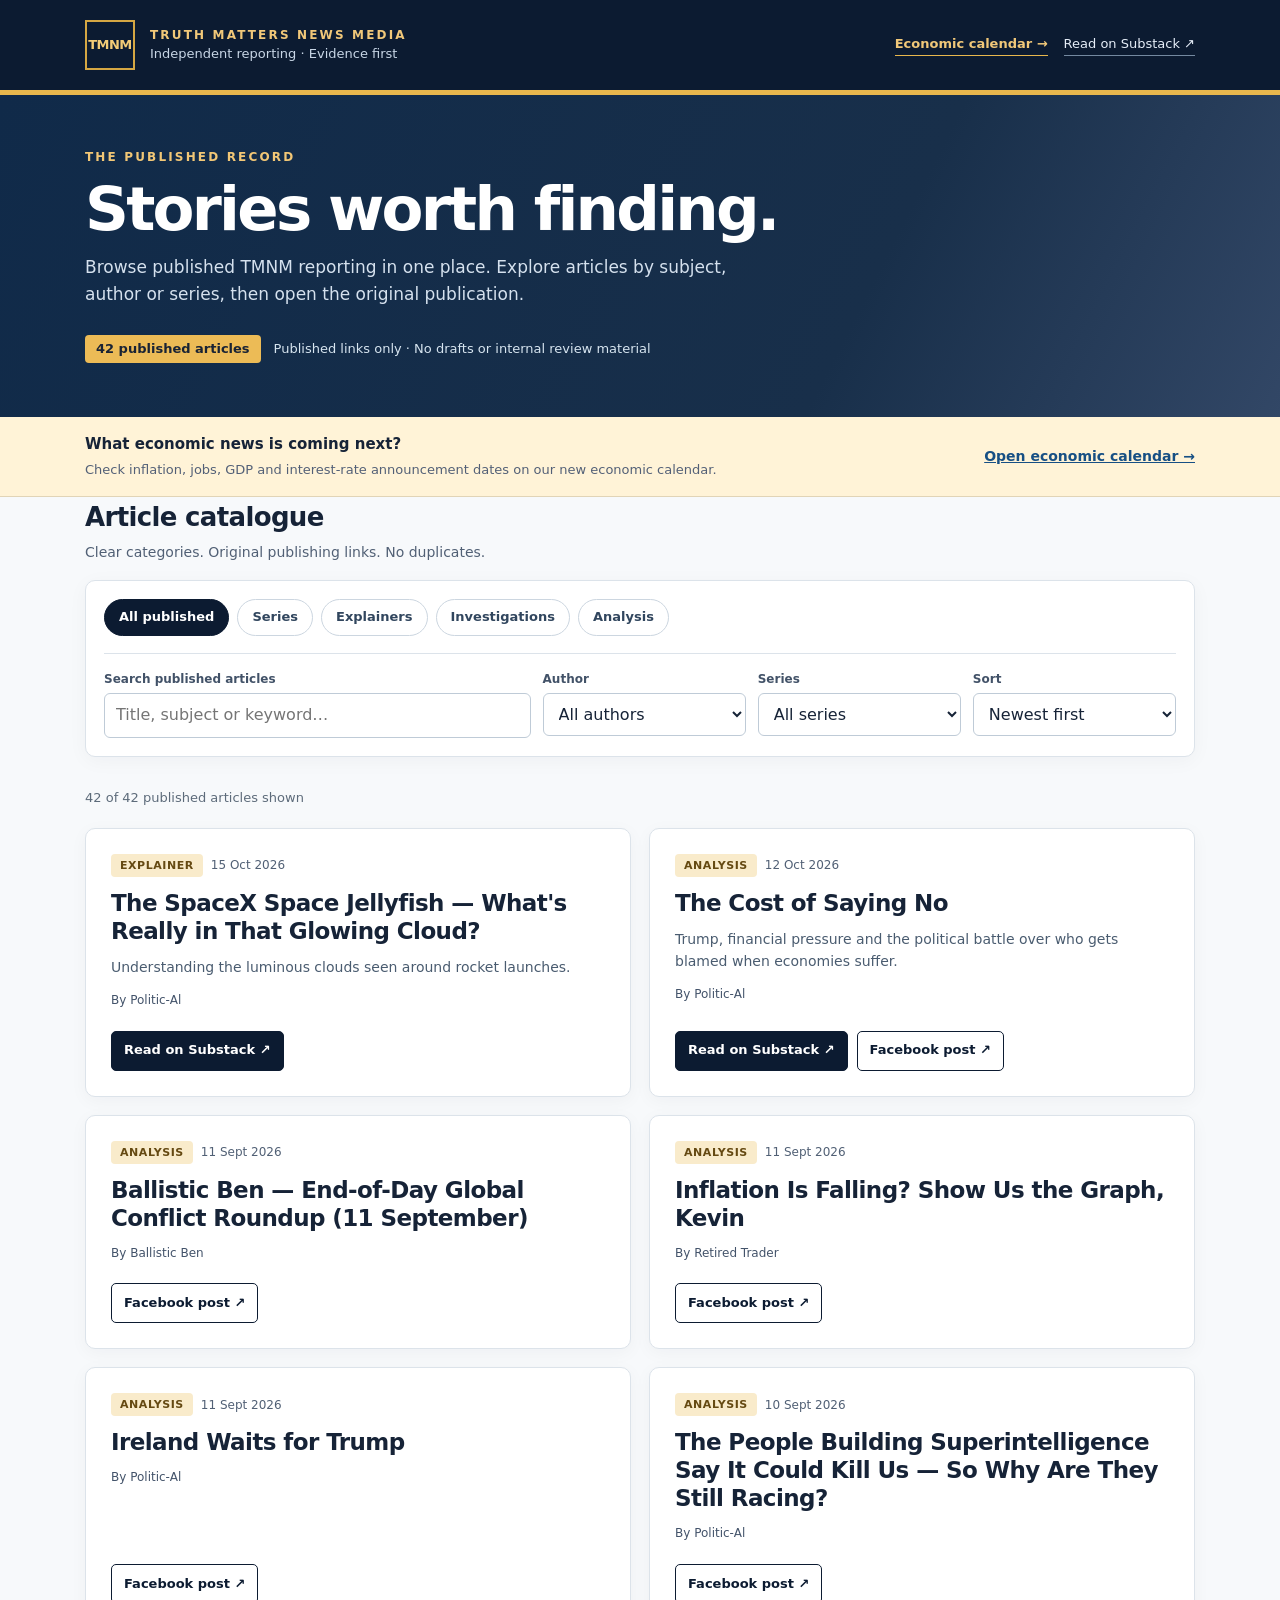
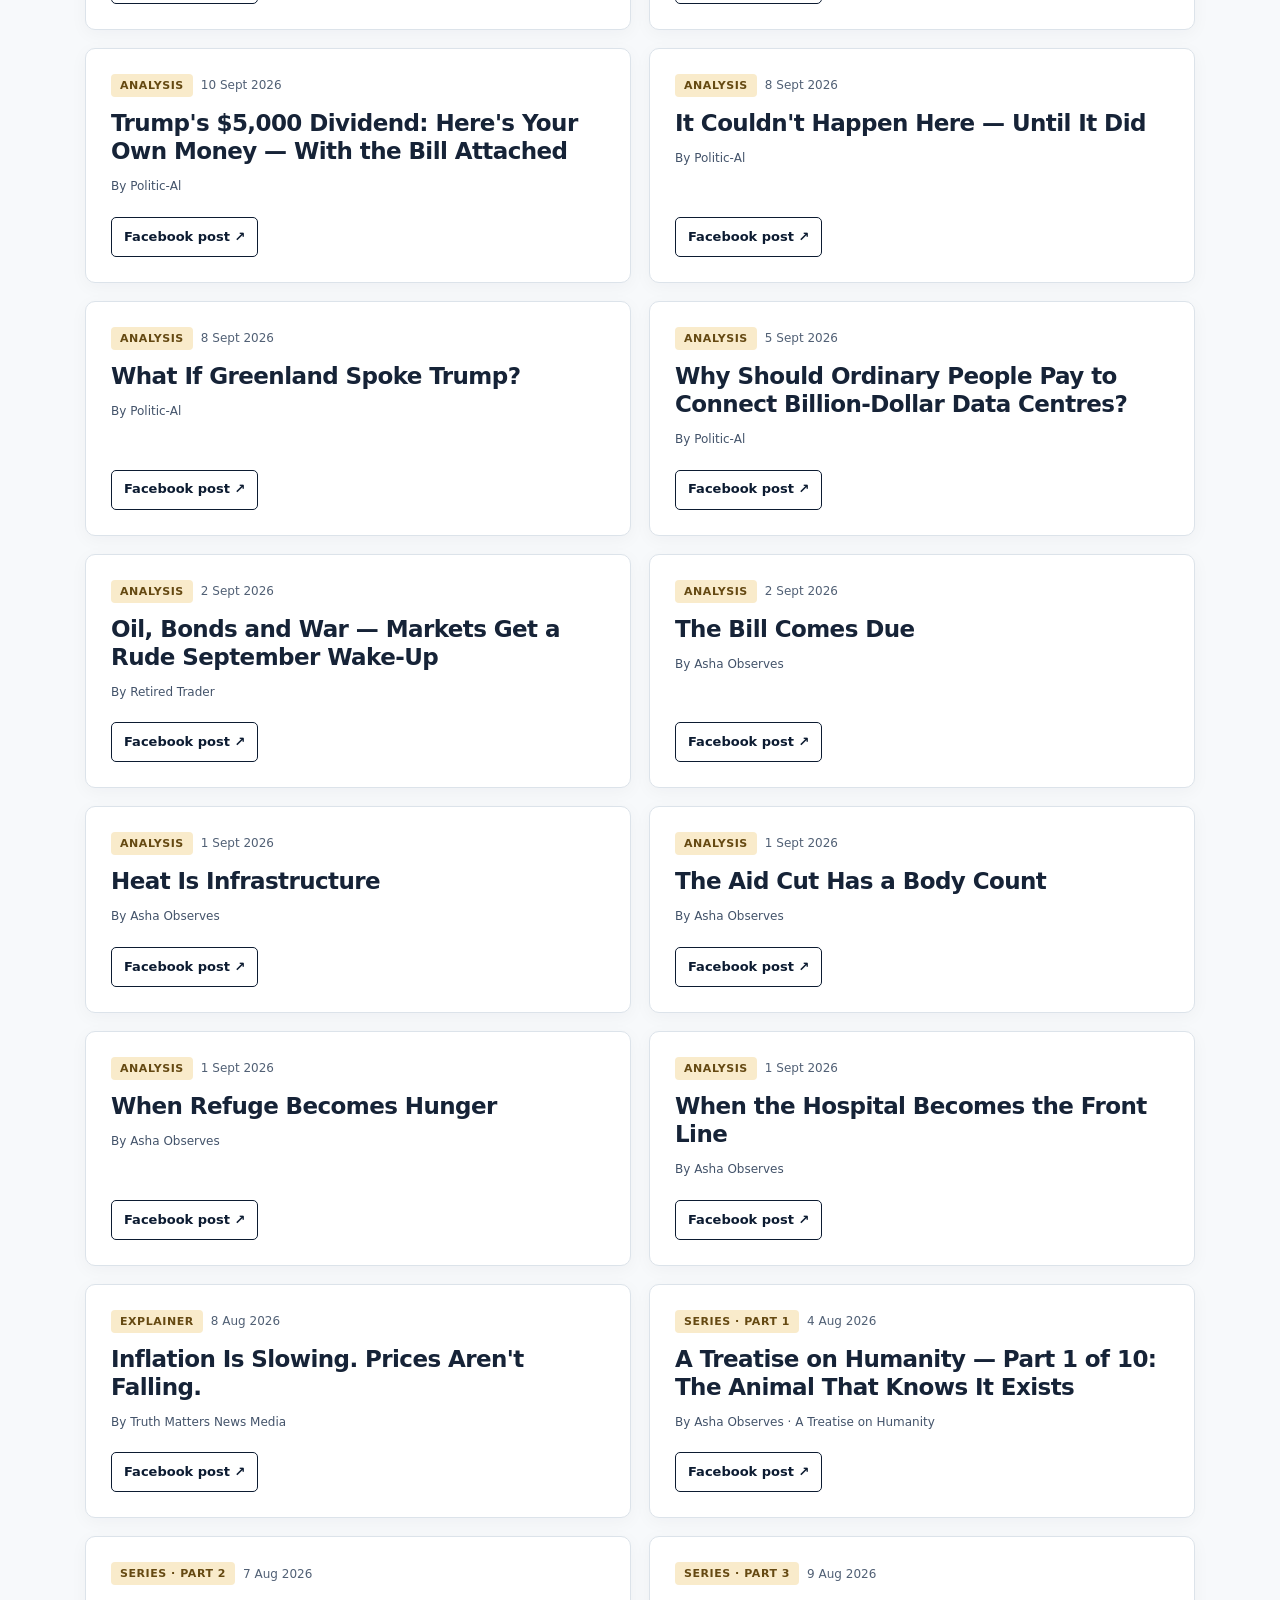
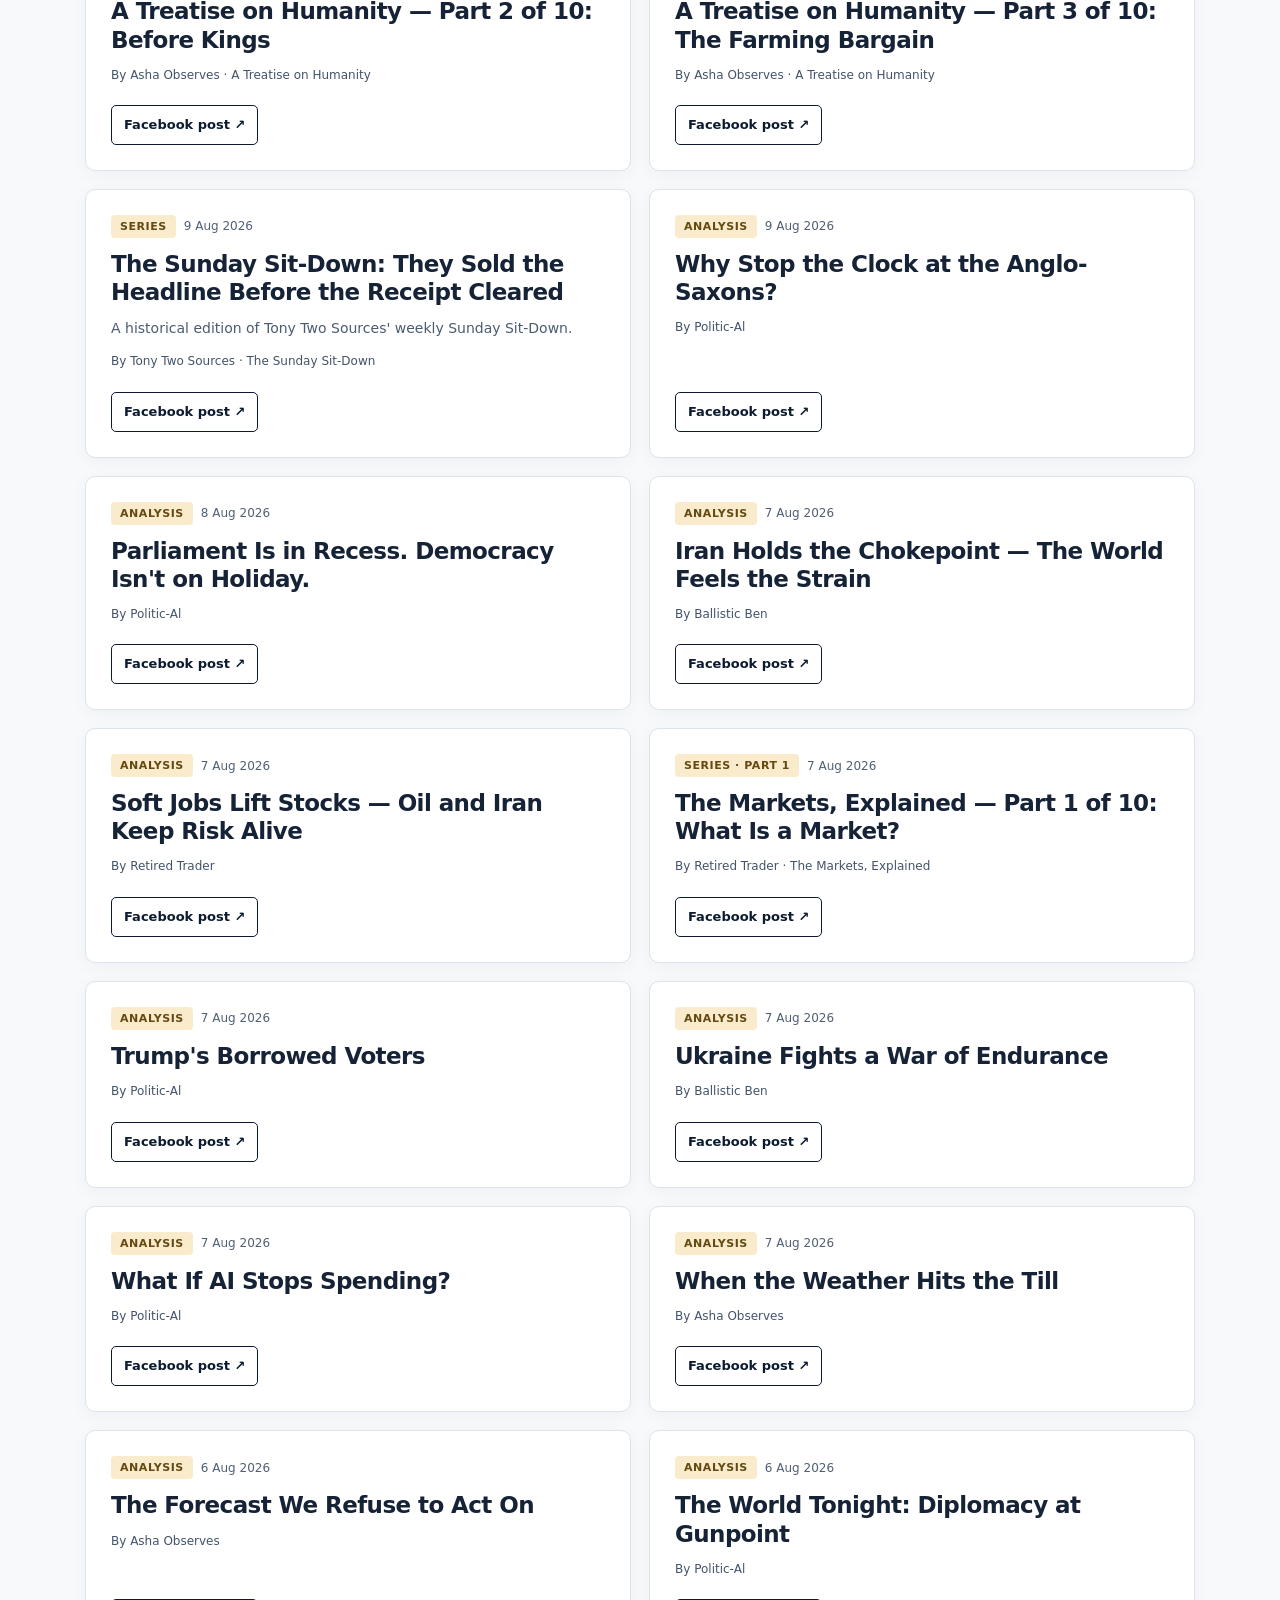
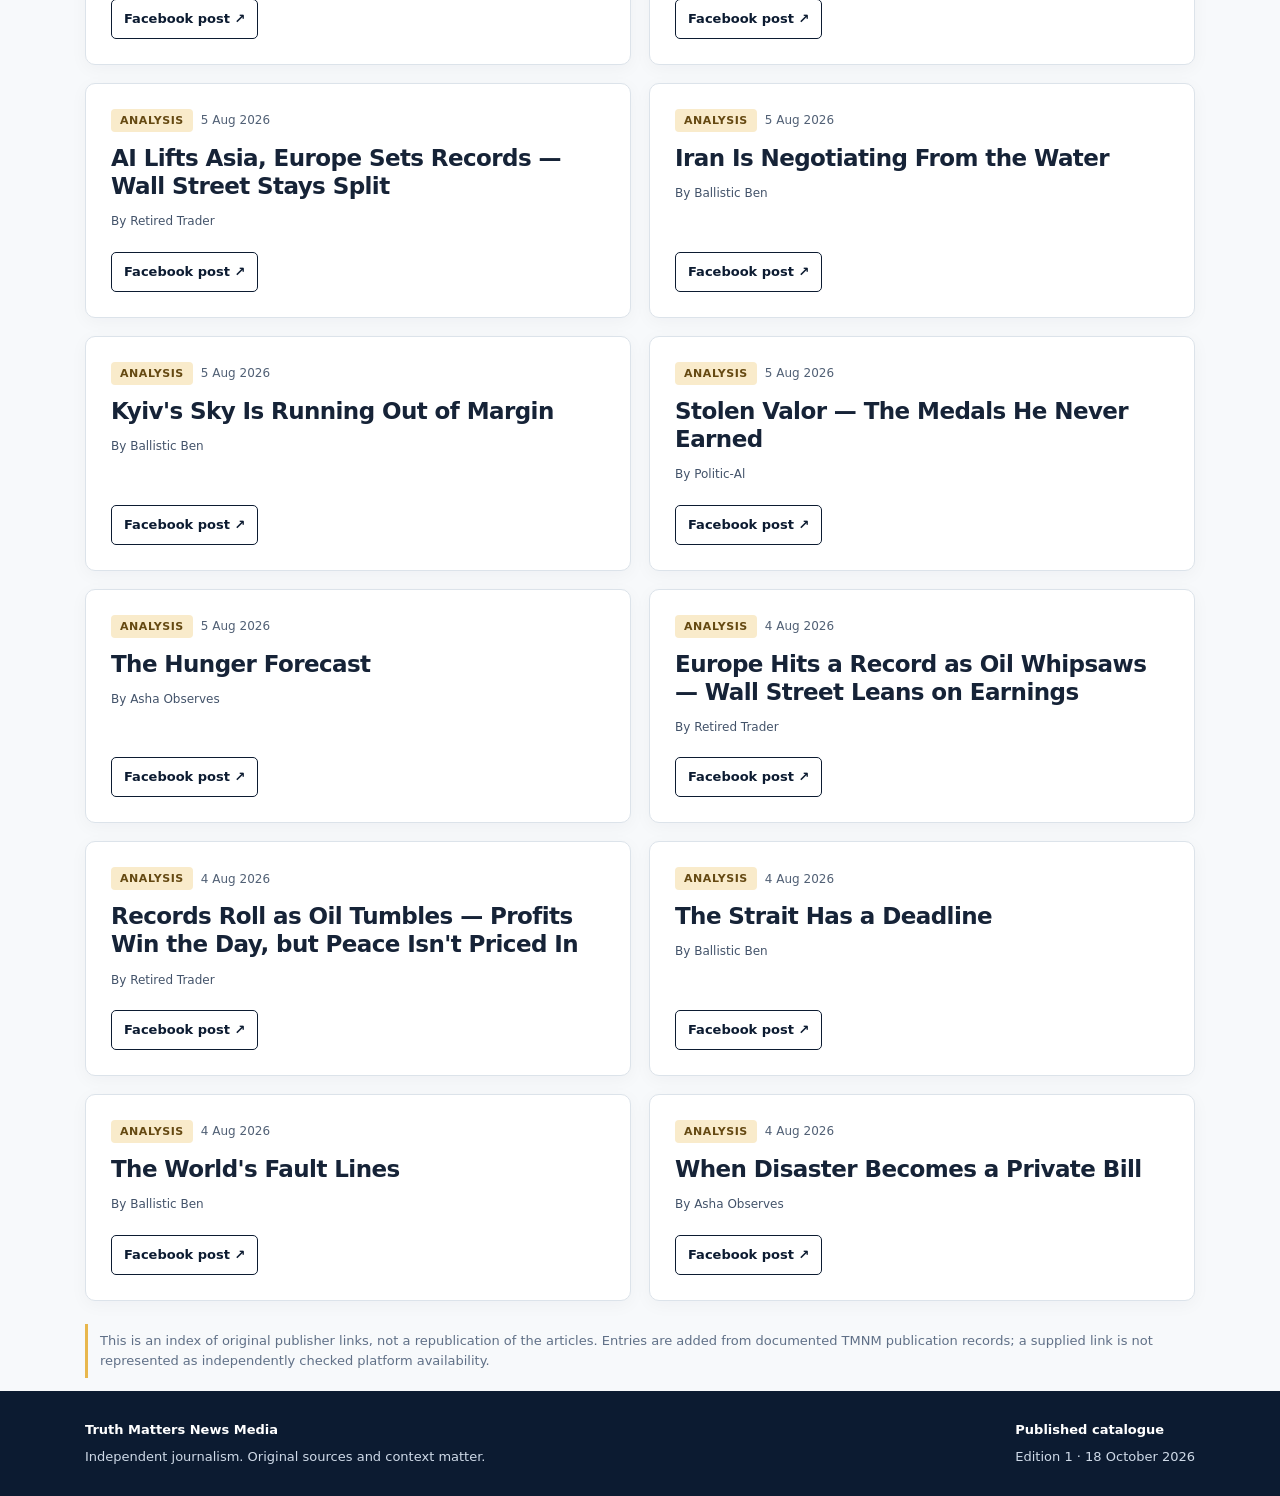
<file: index.html>
<!doctype html>
<html lang="en-GB">
<head>
  <meta charset="utf-8">
  <meta name="viewport" content="width=device-width, initial-scale=1">
  <meta name="description" content="Truth Matters News Media — browse published reporting, explainers, investigations and series.">
  <meta name="theme-color" content="#0c1b31">
  <title>Published Articles | Truth Matters News Media</title>
  <style>
    :root{color-scheme:light;--navy:#0c1b31;--navy2:#172d48;--ink:#162337;--muted:#516075;--line:#dce3ea;--paper:#f7f9fb;--gold:#e8b74d;--link:#174f84;--focus:#bc7f13}
    *{box-sizing:border-box}html{scroll-behavior:smooth}body{margin:0;font-family:system-ui,-apple-system,Segoe UI,Roboto,Arial,sans-serif;color:var(--ink);background:var(--paper);line-height:1.55}button,input,select{font:inherit}a{color:var(--link)}a:focus-visible,button:focus-visible,input:focus-visible,select:focus-visible{outline:3px solid var(--focus);outline-offset:3px}
    .shell{max-width:1160px;margin:auto;padding:0 25px}.masthead{background:var(--navy);color:#fff;border-bottom:5px solid var(--gold)}.head-row{display:flex;justify-content:space-between;align-items:center;gap:20px;padding-top:20px;padding-bottom:20px}.identity{display:flex;align-items:center;gap:15px;text-decoration:none;color:inherit}.mark{width:50px;height:50px;border:2px solid #d5a743;display:grid;place-items:center;color:#f3cc77;font-size:13px;font-weight:900;letter-spacing:-.5px}.org{display:block;font-size:12px;letter-spacing:.18em;text-transform:uppercase;color:#f1c879;font-weight:750}.tagline{display:block;font-size:13px;color:#c8d6e6}.head-link{color:#e6eef8;font-size:13px;text-decoration:none;border-bottom:1px solid #7489a0}.head-actions{display:flex;align-items:center;gap:16px;justify-content:flex-end;flex-wrap:wrap}.head-link--calendar{color:#f1c879;font-weight:800;border-bottom-color:#e8b74d}
    .hero{background:linear-gradient(117deg,#102a49,#182f4a 67%,#324766);color:#fff}.hero .shell{padding-top:53px;padding-bottom:54px}.eyebrow{font-size:12px;text-transform:uppercase;letter-spacing:.18em;color:#f2c776;font-weight:800}.hero h1{font-size:clamp(35px,5.1vw,61px);line-height:1.06;letter-spacing:-.045em;margin:10px 0 13px;font-weight:800}.hero p{max-width:670px;color:#d5e1ee;font-size:17px;margin:0}.hero-foot{margin-top:28px;display:flex;gap:13px;align-items:center;flex-wrap:wrap;font-size:13px;color:#d7e5f0}.count{background:#ecbb56;color:#192334;font-weight:800;border-radius:4px;padding:4px 11px}
    main{padding:35px 0 65px}.section-bar{display:flex;justify-content:space-between;align-items:flex-end;gap:18px;flex-wrap:wrap;margin-bottom:17px}.section-bar h2{margin:0;font-size:26px;letter-spacing:-.025em}.section-bar p{color:var(--muted);margin:4px 0 0;font-size:14px}.filter-wrap{background:white;border:1px solid var(--line);padding:18px;border-radius:10px;box-shadow:0 4px 20px #0c1b310a}.tabs{display:flex;gap:8px;flex-wrap:wrap;padding-bottom:17px;border-bottom:1px solid var(--line)}.tab{border:1px solid #ccd6e0;color:#31465e;border-radius:999px;background:#fff;padding:7px 14px;cursor:pointer;font-size:13px;font-weight:700}.tab[aria-pressed=true]{background:var(--navy);color:#fff;border-color:var(--navy)}.controls{display:grid;grid-template-columns:minmax(220px,2.1fr) repeat(3,minmax(130px,1fr));gap:12px;padding-top:16px}.field{display:flex;flex-direction:column;gap:5px}.field label{font-size:12px;color:#425268;font-weight:750}.field input,.field select{width:100%;min-height:43px;border:1px solid #bfcbd7;border-radius:6px;background:#fff;padding:9px 11px;color:var(--ink)}.result-line{font-size:13px;color:#5d6b7a;min-height:38px;padding:18px 0 7px}
    .cards{display:grid;grid-template-columns:repeat(2,minmax(0,1fr));gap:18px}.article{background:white;border:1px solid var(--line);border-radius:10px;padding:25px;display:flex;flex-direction:column;gap:12px;box-shadow:0 4px 18px #0c1b310a}.meta{display:flex;gap:8px;flex-wrap:wrap;align-items:center;color:var(--muted);font-size:12px}.type{background:#f9ebcb;color:#654912;padding:3px 9px;border-radius:4px;font-size:11px;font-weight:850;text-transform:uppercase;letter-spacing:.05em}.article h3{margin:0;font-size:23px;line-height:1.22;letter-spacing:-.025em}.dek{margin:0;color:#4a5c70;font-size:14px}.byline{font-size:12px;color:#43536a}.links{display:flex;gap:9px;flex-wrap:wrap;margin-top:auto;padding-top:9px}.link{display:inline-flex;align-items:center;min-height:40px;padding:8px 12px;border-radius:5px;text-decoration:none;font-weight:750;font-size:13px;border:1px solid var(--navy)}.primary{background:var(--navy);color:#fff}.secondary{background:#fff;color:var(--navy)}.link:hover{filter:brightness(1.12)}.empty{border:1px dashed #b7c2cf;border-radius:9px;padding:38px 22px;background:#fff;text-align:center;color:#506078}.empty h3{color:var(--ink);margin:0 0 7px}.empty p{margin:0}.note{margin-top:23px;font-size:13px;color:#607087;border-left:3px solid var(--gold);padding:7px 12px}
    footer{background:var(--navy);color:#cfdae8;padding:29px 0;font-size:13px}footer strong{color:#fff}footer p{margin:7px 0 0;max-width:800px}.footer-row{display:flex;justify-content:space-between;gap:18px;flex-wrap:wrap}.sr-only{position:absolute;width:1px;height:1px;clip:rect(0,0,0,0);overflow:hidden;white-space:nowrap}.calendar-promo{background:#fff3d7;border-bottom:1px solid #e1d4b7}.calendar-promo-row{display:flex;align-items:center;justify-content:space-between;gap:24px;padding-top:16px;padding-bottom:16px}.calendar-promo-row div{display:flex;gap:4px;flex-direction:column}.calendar-promo-row strong{font-size:15px}.calendar-promo-row span{font-size:13px;color:#536077}.calendar-promo-row a{font-size:14px;font-weight:850;white-space:nowrap}
    @media(max-width:850px){.controls{grid-template-columns:repeat(2,minmax(0,1fr))}.cards{grid-template-columns:1fr}}@media(max-width:540px){.calendar-promo-row{align-items:flex-start;flex-direction:column;gap:8px}.head-actions{justify-content:flex-start}.shell{padding-left:16px;padding-right:16px}.head-row{align-items:flex-start}.head-link{max-width:105px}.controls{grid-template-columns:1fr}.hero .shell{padding-top:42px;padding-bottom:43px}.article{padding:19px}.section-bar h2{font-size:23px}}@media(prefers-reduced-motion:reduce){html{scroll-behavior:auto}}
  </style>
</head>
<body>
  <header class="masthead">
    <div class="shell head-row">
      <a class="identity" href="./" aria-label="Truth Matters News Media home"><span class="mark">TMNM</span><span><span class="org">Truth Matters News Media</span><span class="tagline">Independent reporting · Evidence first</span></span></a>
      <nav class="head-actions" aria-label="Site navigation"><a class="head-link head-link--calendar" href="economic-calendar.html">Economic calendar →</a><a class="head-link" href="https://truthmattersnm.substack.com/" target="_blank" rel="noopener noreferrer">Read on Substack ↗</a></nav>
    </div>
  </header>
  <section class="hero"><div class="shell">
    <div class="eyebrow">The published record</div>
    <h1>Stories worth finding.</h1>
    <p>Browse published TMNM reporting in one place. Explore articles by subject, author or series, then open the original publication.</p>
    <div class="hero-foot"><span class="count" id="published-count">0 articles</span><span>Published links only · No drafts or internal review material</span></div>
  </div></section>
  <section class="calendar-promo" aria-label="Economic calendar"><div class="shell calendar-promo-row"><div><strong>What economic news is coming next?</strong><span>Check inflation, jobs, GDP and interest-rate announcement dates on our new economic calendar.</span></div><a href="economic-calendar.html">Open economic calendar →</a></div></section>
  <main class="shell" id="catalogue">
    <div class="section-bar"><div><h2>Article catalogue</h2><p>Clear categories. Original publishing links. No duplicates.</p></div></div>
    <div class="filter-wrap">
      <div class="tabs" aria-label="Article category filters" role="group">
        <button type="button" class="tab" data-category="all" aria-pressed="true">All published</button>
        <button type="button" class="tab" data-category="Series" aria-pressed="false">Series</button>
        <button type="button" class="tab" data-category="Explainer" aria-pressed="false">Explainers</button>
        <button type="button" class="tab" data-category="Investigation" aria-pressed="false">Investigations</button>
        <button type="button" class="tab" data-category="Analysis" aria-pressed="false">Analysis</button>
      </div>
      <div class="controls">
        <div class="field"><label for="search">Search published articles</label><input id="search" type="search" placeholder="Title, subject or keyword…" autocomplete="off"></div>
        <div class="field"><label for="author">Author</label><select id="author"><option value="all">All authors</option></select></div>
        <div class="field"><label for="series">Series</label><select id="series"><option value="all">All series</option></select></div>
        <div class="field"><label for="sort">Sort</label><select id="sort"><option value="newest">Newest first</option><option value="oldest">Oldest first</option><option value="title">Title A–Z</option><option value="author">Author A–Z</option></select></div>
      </div>
    </div>
    <p class="result-line" id="results" role="status" aria-live="polite"></p>
    <div class="cards" id="cards"></div>
    <div class="empty" id="empty" hidden><h3>No articles in this view yet</h3><p>Try another category or clear your search. Only articles with documented publication links appear here.</p></div>
    <p class="note">This is an index of original publisher links, not a republication of the articles. Entries are added from documented TMNM publication records; a supplied link is not represented as independently checked platform availability.</p>
  </main>
  <footer><div class="shell footer-row"><div><strong>Truth Matters News Media</strong><p>Independent journalism. Original sources and context matter.</p></div><div><strong>Published catalogue</strong><p>Edition 1 · 18 October 2026</p></div></div></footer>
  <script>
    "use strict";
    // PUBLICATION-ONLY DATA. Each URL below comes from an owner-reported published
    // link in TMNM Pipeline's publication standard (12 Oct 2026). No draft imports.
    // Add further entries ONLY when their published destination links are documented.
    const ARTICLES = Object.freeze([
      Object.freeze({
        id:"tmnm-20261012-cost-of-saying-no",
        title:"The Cost of Saying No",
        subtitle:"Trump, financial pressure and the political battle over who gets blamed when economies suffer.",
        author:"Politic-Al",
        brand:"TMNM",
        category:"Analysis",
        series:null,
        part:null,
        publishedDate:"2026-10-12",
        keywords:["Trump","finance","politics","economic pressure"],
        substack:"https://truthmattersnm.substack.com/p/the-cost-of-saying-no",
        facebook:"https://www.facebook.com/Truthmattersnewsmedia/posts/pfbid02tMaEgLrkrGidCJPKKZgf4SXHP9fNuaZJSkmKkHSXkvbsk55phZNV1kzfUfDthZBKl",
        evidence:"OWNER_REPORTED_PUBLISHED"
      }),
      Object.freeze({
        id:"tmnm-20261015-spacex-space-jellyfish",
        title:"The SpaceX Space Jellyfish — What's Really in That Glowing Cloud?",
        subtitle:"Understanding the luminous clouds seen around rocket launches.",
        author:"Politic-Al",
        brand:"Politic-Al",
        category:"Explainer",
        series:null,
        part:null,
        publishedDate:"2026-10-15",
        keywords:["SpaceX","rocket launch","science","space jellyfish","atmosphere"],
        substack:"https://truthmattersnm.substack.com/p/the-spacex-space-jellyfish-whats",
        facebook:null,
        evidence:"PUBLISHED_BY_OWNER",
        evidenceRef:"PIPELINE-20261015-JELLYFISH-OWNER-PUBLISHED-230"
      }),
      Object.freeze({
        id:"tmnm-20260809-tony-sunday-sitdown",
        title:"The Sunday Sit-Down: They Sold the Headline Before the Receipt Cleared",
        subtitle:"A historical edition of Tony Two Sources' weekly Sunday Sit-Down.",
        author:"Tony Two Sources",
        brand:"TMNM",
        category:"Analysis",
        series:"The Sunday Sit-Down",
        part:null,
        publishedDate:"2026-08-09",
        keywords:["Sunday Sit-Down","source audit","headlines","media","politics"],
        substack:null,
        facebook:"https://www.facebook.com/122120807949212493/posts/122120958357212493",
        evidence:"PROVIDER_RECEIPT_RECORDED",
        evidenceRef:"TMNM-20260809-TONY-SUNDAY-SITDOWN-01"
      }),
      Object.freeze({"id":"meta-122120963673212493","title":"A Treatise on Humanity — Part 3 of 10: The Farming Bargain","author":"Asha Observes","brand":"TMNM","category":"Explainer","series":"A Treatise on Humanity","part":3,"publishedDate":"2026-08-09","keywords":[],"substack":null,"facebook":"https://www.facebook.com/122120807949212493/posts/122120963673212493","evidence":"META_PROVIDER_READONLY_AUDIT","evidenceRef":"2026-08-11"}),
      Object.freeze({"id":"meta-122120798103212493","title":"A Treatise on Humanity — Part 2 of 10: Before Kings","author":"Asha Observes","brand":"TMNM","category":"Explainer","series":"A Treatise on Humanity","part":2,"publishedDate":"2026-08-07","keywords":[],"substack":null,"facebook":"https://www.facebook.com/122120807949212493/posts/122120798103212493","evidence":"META_PROVIDER_READONLY_AUDIT","evidenceRef":"2026-08-11"}),
      Object.freeze({"id":"meta-122120516031212493","title":"A Treatise on Humanity — Part 1 of 10: The Animal That Knows It Exists","author":"Asha Observes","brand":"TMNM","category":"Explainer","series":"A Treatise on Humanity","part":1,"publishedDate":"2026-08-04","keywords":[],"substack":null,"facebook":"https://www.facebook.com/122120807949212493/posts/122120516031212493","evidence":"META_PROVIDER_READONLY_AUDIT","evidenceRef":"2026-08-11"}),
      Object.freeze({"id":"meta-122120797107212493","title":"The Markets, Explained — Part 1 of 10: What Is a Market?","author":"Retired Trader","brand":"TMNM","category":"Explainer","series":"The Markets, Explained","part":1,"publishedDate":"2026-08-07","keywords":[],"substack":null,"facebook":"https://www.facebook.com/122120807949212493/posts/122120797107212493","evidence":"META_PROVIDER_READONLY_AUDIT","evidenceRef":"2026-08-11"}),
      Object.freeze({"id":"meta-122120821011212493","title":"Inflation Is Slowing. Prices Aren't Falling.","author":"Truth Matters News Media","brand":"TMNM","category":"Explainer","series":null,"part":null,"publishedDate":"2026-08-08","keywords":[],"substack":null,"facebook":"https://www.facebook.com/122120807949212493/posts/122120821011212493","evidence":"META_PROVIDER_READONLY_AUDIT","evidenceRef":"2026-08-11"}),
      Object.freeze({"id":"meta-122120799963212493","title":"Iran Holds the Chokepoint — The World Feels the Strain","author":"Ballistic Ben","brand":"TMNM","category":"Analysis","series":null,"part":null,"publishedDate":"2026-08-07","keywords":[],"substack":null,"facebook":"https://www.facebook.com/122120807949212493/posts/122120799963212493","evidence":"META_PROVIDER_READONLY_AUDIT","evidenceRef":"2026-08-11"}),
      Object.freeze({"id":"meta-122120795337212493","title":"Ukraine Fights a War of Endurance","author":"Ballistic Ben","brand":"TMNM","category":"Analysis","series":null,"part":null,"publishedDate":"2026-08-07","keywords":[],"substack":null,"facebook":"https://www.facebook.com/122120807949212493/posts/122120795337212493","evidence":"META_PROVIDER_READONLY_AUDIT","evidenceRef":"2026-08-11"}),
      Object.freeze({"id":"meta-122120793867212493","title":"Soft Jobs Lift Stocks — Oil and Iran Keep Risk Alive","author":"Retired Trader","brand":"TMNM","category":"Analysis","series":null,"part":null,"publishedDate":"2026-08-07","keywords":[],"substack":null,"facebook":"https://www.facebook.com/122120807949212493/posts/122120793867212493","evidence":"META_PROVIDER_READONLY_AUDIT","evidenceRef":"2026-08-11"}),
      Object.freeze({"id":"meta-122120792541212493","title":"When the Weather Hits the Till","author":"Asha Observes","brand":"TMNM","category":"Analysis","series":null,"part":null,"publishedDate":"2026-08-07","keywords":[],"substack":null,"facebook":"https://www.facebook.com/122120807949212493/posts/122120792541212493","evidence":"META_PROVIDER_READONLY_AUDIT","evidenceRef":"2026-08-11"}),
      Object.freeze({"id":"meta-122120695323212493","title":"The Forecast We Refuse to Act On","author":"Asha Observes","brand":"TMNM","category":"Analysis","series":null,"part":null,"publishedDate":"2026-08-06","keywords":[],"substack":null,"facebook":"https://www.facebook.com/122120807949212493/posts/122120695323212493","evidence":"META_PROVIDER_READONLY_AUDIT","evidenceRef":"2026-08-11"}),
      Object.freeze({"id":"meta-122120607993212493","title":"Kyiv's Sky Is Running Out of Margin","author":"Ballistic Ben","brand":"TMNM","category":"Analysis","series":null,"part":null,"publishedDate":"2026-08-05","keywords":[],"substack":null,"facebook":"https://www.facebook.com/122120807949212493/posts/122120607993212493","evidence":"META_PROVIDER_READONLY_AUDIT","evidenceRef":"2026-08-11"}),
      Object.freeze({"id":"meta-122120607255212493","title":"Iran Is Negotiating From the Water","author":"Ballistic Ben","brand":"TMNM","category":"Analysis","series":null,"part":null,"publishedDate":"2026-08-05","keywords":[],"substack":null,"facebook":"https://www.facebook.com/122120807949212493/posts/122120607255212493","evidence":"META_PROVIDER_READONLY_AUDIT","evidenceRef":"2026-08-11"}),
      Object.freeze({"id":"meta-122120605131212493","title":"AI Lifts Asia, Europe Sets Records — Wall Street Stays Split","author":"Retired Trader","brand":"TMNM","category":"Analysis","series":null,"part":null,"publishedDate":"2026-08-05","keywords":[],"substack":null,"facebook":"https://www.facebook.com/122120807949212493/posts/122120605131212493","evidence":"META_PROVIDER_READONLY_AUDIT","evidenceRef":"2026-08-11"}),
      Object.freeze({"id":"meta-122120603895212493","title":"The Hunger Forecast","author":"Asha Observes","brand":"TMNM","category":"Analysis","series":null,"part":null,"publishedDate":"2026-08-05","keywords":[],"substack":null,"facebook":"https://www.facebook.com/122120807949212493/posts/122120603895212493","evidence":"META_PROVIDER_READONLY_AUDIT","evidenceRef":"2026-08-11"}),
      Object.freeze({"id":"meta-122120538627212493","title":"Records Roll as Oil Tumbles — Profits Win the Day, but Peace Isn't Priced In","author":"Retired Trader","brand":"TMNM","category":"Analysis","series":null,"part":null,"publishedDate":"2026-08-04","keywords":[],"substack":null,"facebook":"https://www.facebook.com/122120807949212493/posts/122120538627212493","evidence":"META_PROVIDER_READONLY_AUDIT","evidenceRef":"2026-08-11"}),
      Object.freeze({"id":"meta-122120535789212493","title":"The World's Fault Lines","author":"Ballistic Ben","brand":"TMNM","category":"Analysis","series":null,"part":null,"publishedDate":"2026-08-04","keywords":[],"substack":null,"facebook":"https://www.facebook.com/122120807949212493/posts/122120535789212493","evidence":"META_PROVIDER_READONLY_AUDIT","evidenceRef":"2026-08-11"}),
      Object.freeze({"id":"meta-122120529219212493","title":"When Disaster Becomes a Private Bill","author":"Asha Observes","brand":"TMNM","category":"Analysis","series":null,"part":null,"publishedDate":"2026-08-04","keywords":[],"substack":null,"facebook":"https://www.facebook.com/122120807949212493/posts/122120529219212493","evidence":"META_PROVIDER_READONLY_AUDIT","evidenceRef":"2026-08-11"}),
      Object.freeze({"id":"meta-122120513847212493","title":"Europe Hits a Record as Oil Whipsaws — Wall Street Leans on Earnings","author":"Retired Trader","brand":"TMNM","category":"Analysis","series":null,"part":null,"publishedDate":"2026-08-04","keywords":[],"substack":null,"facebook":"https://www.facebook.com/122120807949212493/posts/122120513847212493","evidence":"META_PROVIDER_READONLY_AUDIT","evidenceRef":"2026-08-11"}),
      Object.freeze({"id":"meta-122120513343212493","title":"The Strait Has a Deadline","author":"Ballistic Ben","brand":"TMNM","category":"Analysis","series":null,"part":null,"publishedDate":"2026-08-04","keywords":[],"substack":null,"facebook":"https://www.facebook.com/122120807949212493/posts/122120513343212493","evidence":"META_PROVIDER_READONLY_AUDIT","evidenceRef":"2026-08-11"}),
      Object.freeze({"id":"meta-122122114869279120","title":"Why Stop the Clock at the Anglo-Saxons?","author":"Politic-Al","brand":"Politic-Al","category":"Analysis","series":null,"part":null,"publishedDate":"2026-08-09","keywords":[],"substack":null,"facebook":"https://www.facebook.com/122121987129279120/posts/122122114869279120","evidence":"META_PROVIDER_READONLY_AUDIT","evidenceRef":"2026-08-11"}),
      Object.freeze({"id":"meta-122122024251279120","title":"Parliament Is in Recess. Democracy Isn't on Holiday.","author":"Politic-Al","brand":"Politic-Al","category":"Analysis","series":null,"part":null,"publishedDate":"2026-08-08","keywords":[],"substack":null,"facebook":"https://www.facebook.com/122121987129279120/posts/122122024251279120","evidence":"META_PROVIDER_READONLY_AUDIT","evidenceRef":"2026-08-11"}),
      Object.freeze({"id":"meta-122121979773279120","title":"What If AI Stops Spending?","author":"Politic-Al","brand":"Politic-Al","category":"Analysis","series":null,"part":null,"publishedDate":"2026-08-07","keywords":[],"substack":null,"facebook":"https://www.facebook.com/122121987129279120/posts/122121979773279120","evidence":"META_PROVIDER_READONLY_AUDIT","evidenceRef":"2026-08-11"}),
      Object.freeze({"id":"meta-122121976725279120","title":"Trump's Borrowed Voters","author":"Politic-Al","brand":"Politic-Al","category":"Analysis","series":null,"part":null,"publishedDate":"2026-08-07","keywords":[],"substack":null,"facebook":"https://www.facebook.com/122121987129279120/posts/122121976725279120","evidence":"META_PROVIDER_READONLY_AUDIT","evidenceRef":"2026-08-11"}),
      Object.freeze({"id":"meta-122121913101279120","title":"The World Tonight: Diplomacy at Gunpoint","author":"Politic-Al","brand":"Politic-Al","category":"Analysis","series":null,"part":null,"publishedDate":"2026-08-06","keywords":[],"substack":null,"facebook":"https://www.facebook.com/122121987129279120/posts/122121913101279120","evidence":"META_PROVIDER_READONLY_AUDIT","evidenceRef":"2026-08-11"}),
      Object.freeze({"id":"meta-122121831327279120","title":"Stolen Valor — The Medals He Never Earned","author":"Politic-Al","brand":"Politic-Al","category":"Analysis","series":null,"part":null,"publishedDate":"2026-08-05","keywords":[],"substack":null,"facebook":"https://www.facebook.com/122121987129279120/posts/122121831327279120","evidence":"META_PROVIDER_READONLY_AUDIT","evidenceRef":"2026-08-11"}),
      Object.freeze({"id":"meta-122124125235212493","title":"Ballistic Ben — End-of-Day Global Conflict Roundup (11 September)","author":"Ballistic Ben","brand":"TMNM","category":"Analysis","series":null,"part":null,"publishedDate":"2026-09-11","keywords":[],"substack":null,"facebook":"https://www.facebook.com/122120807949212493/posts/122124125235212493","evidence":"META_PROVIDER_READONLY_AUDIT","evidenceRef":"2026-09-12"}),
      Object.freeze({"id":"meta-122124118353212493","title":"Inflation Is Falling? Show Us the Graph, Kevin","author":"Retired Trader","brand":"TMNM","category":"Analysis","series":null,"part":null,"publishedDate":"2026-09-11","keywords":[],"substack":null,"facebook":"https://www.facebook.com/122120807949212493/posts/122124118353212493","evidence":"META_PROVIDER_READONLY_AUDIT","evidenceRef":"2026-09-12"}),
      Object.freeze({"id":"meta-122124050271212493","title":"Trump's $5,000 Dividend: Here's Your Own Money — With the Bill Attached","author":"Politic-Al","brand":"TMNM","category":"Analysis","series":null,"part":null,"publishedDate":"2026-09-10","keywords":[],"substack":null,"facebook":"https://www.facebook.com/122120807949212493/posts/122124050271212493","evidence":"META_PROVIDER_READONLY_AUDIT","evidenceRef":"2026-09-12"}),
      Object.freeze({"id":"meta-122123829207212493","title":"It Couldn't Happen Here — Until It Did","author":"Politic-Al","brand":"TMNM","category":"Analysis","series":null,"part":null,"publishedDate":"2026-09-08","keywords":[],"substack":null,"facebook":"https://www.facebook.com/122120807949212493/posts/122123829207212493","evidence":"META_PROVIDER_READONLY_AUDIT","evidenceRef":"2026-09-12"}),
      Object.freeze({"id":"meta-122123211297212493","title":"Oil, Bonds and War — Markets Get a Rude September Wake-Up","author":"Retired Trader","brand":"TMNM","category":"Analysis","series":null,"part":null,"publishedDate":"2026-09-02","keywords":[],"substack":null,"facebook":"https://www.facebook.com/122120807949212493/posts/122123211297212493","evidence":"META_PROVIDER_READONLY_AUDIT","evidenceRef":"2026-09-12"}),
      Object.freeze({"id":"meta-122123208441212493","title":"The Bill Comes Due","author":"Asha Observes","brand":"TMNM","category":"Analysis","series":null,"part":null,"publishedDate":"2026-09-02","keywords":[],"substack":null,"facebook":"https://www.facebook.com/122120807949212493/posts/122123208441212493","evidence":"META_PROVIDER_READONLY_AUDIT","evidenceRef":"2026-09-12"}),
      Object.freeze({"id":"meta-122123102943212493","title":"When the Hospital Becomes the Front Line","author":"Asha Observes","brand":"TMNM","category":"Analysis","series":null,"part":null,"publishedDate":"2026-09-01","keywords":[],"substack":null,"facebook":"https://www.facebook.com/122120807949212493/posts/122123102943212493","evidence":"META_PROVIDER_READONLY_AUDIT","evidenceRef":"2026-09-12"}),
      Object.freeze({"id":"meta-122123083959212493","title":"The Aid Cut Has a Body Count","author":"Asha Observes","brand":"TMNM","category":"Analysis","series":null,"part":null,"publishedDate":"2026-09-01","keywords":[],"substack":null,"facebook":"https://www.facebook.com/122120807949212493/posts/122123083959212493","evidence":"META_PROVIDER_READONLY_AUDIT","evidenceRef":"2026-09-12"}),
      Object.freeze({"id":"meta-122123054937212493","title":"Heat Is Infrastructure","author":"Asha Observes","brand":"TMNM","category":"Analysis","series":null,"part":null,"publishedDate":"2026-09-01","keywords":[],"substack":null,"facebook":"https://www.facebook.com/122120807949212493/posts/122123054937212493","evidence":"META_PROVIDER_READONLY_AUDIT","evidenceRef":"2026-09-12"}),
      Object.freeze({"id":"meta-122123049351212493","title":"When Refuge Becomes Hunger","author":"Asha Observes","brand":"TMNM","category":"Analysis","series":null,"part":null,"publishedDate":"2026-09-01","keywords":[],"substack":null,"facebook":"https://www.facebook.com/122120807949212493/posts/122123049351212493","evidence":"META_PROVIDER_READONLY_AUDIT","evidenceRef":"2026-09-12"}),
      Object.freeze({"id":"meta-122125127223279120","title":"Ireland Waits for Trump","author":"Politic-Al","brand":"Politic-Al","category":"Analysis","series":null,"part":null,"publishedDate":"2026-09-11","keywords":[],"substack":null,"facebook":"https://www.facebook.com/122121987129279120/posts/122125127223279120","evidence":"META_PROVIDER_READONLY_AUDIT","evidenceRef":"2026-09-12"}),
      Object.freeze({"id":"meta-122125058007279120","title":"The People Building Superintelligence Say It Could Kill Us — So Why Are They Still Racing?","author":"Politic-Al","brand":"Politic-Al","category":"Analysis","series":null,"part":null,"publishedDate":"2026-09-10","keywords":[],"substack":null,"facebook":"https://www.facebook.com/122121987129279120/posts/122125058007279120","evidence":"META_PROVIDER_READONLY_AUDIT","evidenceRef":"2026-09-12"}),
      Object.freeze({"id":"meta-122124834531279120","title":"What If Greenland Spoke Trump?","author":"Politic-Al","brand":"Politic-Al","category":"Analysis","series":null,"part":null,"publishedDate":"2026-09-08","keywords":[],"substack":null,"facebook":"https://www.facebook.com/122121987129279120/posts/122124834531279120","evidence":"META_PROVIDER_READONLY_AUDIT","evidenceRef":"2026-09-12"}),
      Object.freeze({"id":"meta-122124663237279120","title":"Why Should Ordinary People Pay to Connect Billion-Dollar Data Centres?","author":"Politic-Al","brand":"Politic-Al","category":"Analysis","series":null,"part":null,"publishedDate":"2026-09-05","keywords":[],"substack":null,"facebook":"https://www.facebook.com/122121987129279120/posts/122124663237279120","evidence":"META_PROVIDER_READONLY_AUDIT","evidenceRef":"2026-09-12"})
    ]);
    const $ = id => document.getElementById(id);
    let activeCategory="all";
    const safeUrl = value => {try{const u=new URL(value);return u.protocol==="https:"?u.href:null}catch{return null}};
    function addText(parent,tag,className,text){const el=document.createElement(tag);if(className)el.className=className;el.textContent=text;parent.append(el);return el}
    function populateOptions(id,items){for(const text of [...new Set(items.filter(Boolean))].sort((a,b)=>a.localeCompare(b))){const opt=document.createElement("option");opt.value=text;opt.textContent=text;$(id).append(opt)}}
    populateOptions("author",ARTICLES.map(x=>x.author));
    populateOptions("series",ARTICLES.map(x=>x.series));
    $("published-count").textContent=ARTICLES.length+" published "+(ARTICLES.length===1?"article":"articles");
    function link(parent,label,url,style){const valid=safeUrl(url);if(!valid)return;const a=document.createElement("a");a.className="link "+style;a.href=valid;a.target="_blank";a.rel="noopener noreferrer";a.textContent=label+" ↗";parent.append(a)}
    function card(article){const el=document.createElement("article");el.className="article";
      const meta=addText(el,"div","meta","");
      addText(meta,"span","type",article.series?(article.part?"Series · Part "+article.part:"Series"):article.category);
      addText(meta,"span","",new Date(article.publishedDate+"T12:00:00Z").toLocaleDateString("en-GB",{day:"numeric",month:"short",year:"numeric",timeZone:"UTC"}));
      addText(el,"h3","",article.title);
      if(article.subtitle)addText(el,"p","dek",article.subtitle);
      addText(el,"div","byline","By "+article.author+(article.series?" · "+article.series:""));
      const links=addText(el,"div","links","");link(links,"Read on Substack",article.substack,"primary");link(links,"Facebook post",article.facebook,"secondary");
      return el;
    }
    function render(){
      const query=$("search").value.trim().toLocaleLowerCase();
      const author=$("author").value,series=$("series").value,sort=$("sort").value;
      const rows=ARTICLES.filter(x=>{
        const kind=activeCategory==="all" || (activeCategory==="Series"?Boolean(x.series):x.category===activeCategory);
        const byAuthor=author==="all"||x.author===author,bySeries=series==="all"||x.series===series;
        const text=[x.title,x.subtitle,x.author,x.category,x.series,...x.keywords].join(" ").toLocaleLowerCase();
        return kind&&byAuthor&&bySeries&&(!query||text.includes(query));
      }).sort((a,b)=>{
        if(sort==="title")return a.title.localeCompare(b.title);
        if(sort==="author")return a.author.localeCompare(b.author)||a.title.localeCompare(b.title);
        // Preserve numbered series part order for entries sharing a series/date.
        if(a.series&&a.series===b.series&&a.part&&b.part)return a.part-b.part;
        return (sort==="oldest"?1:-1)*a.publishedDate.localeCompare(b.publishedDate)||a.title.localeCompare(b.title);
      });
      $("cards").replaceChildren(...rows.map(card));$("empty").hidden=rows.length!==0;
      $("results").textContent=rows.length+" of "+ARTICLES.length+" published "+(ARTICLES.length===1?"article":"articles")+" shown";
    }
    document.querySelectorAll("[data-category]").forEach(b=>b.addEventListener("click",()=>{
      activeCategory=b.dataset.category;document.querySelectorAll("[data-category]").forEach(v=>v.setAttribute("aria-pressed",String(v===b)));render();
    }));
    ["search","author","series","sort"].forEach(id=>$(id).addEventListener(id==="search"?"input":"change",render));
    render();
  </script>
</body>
</html>
</file>
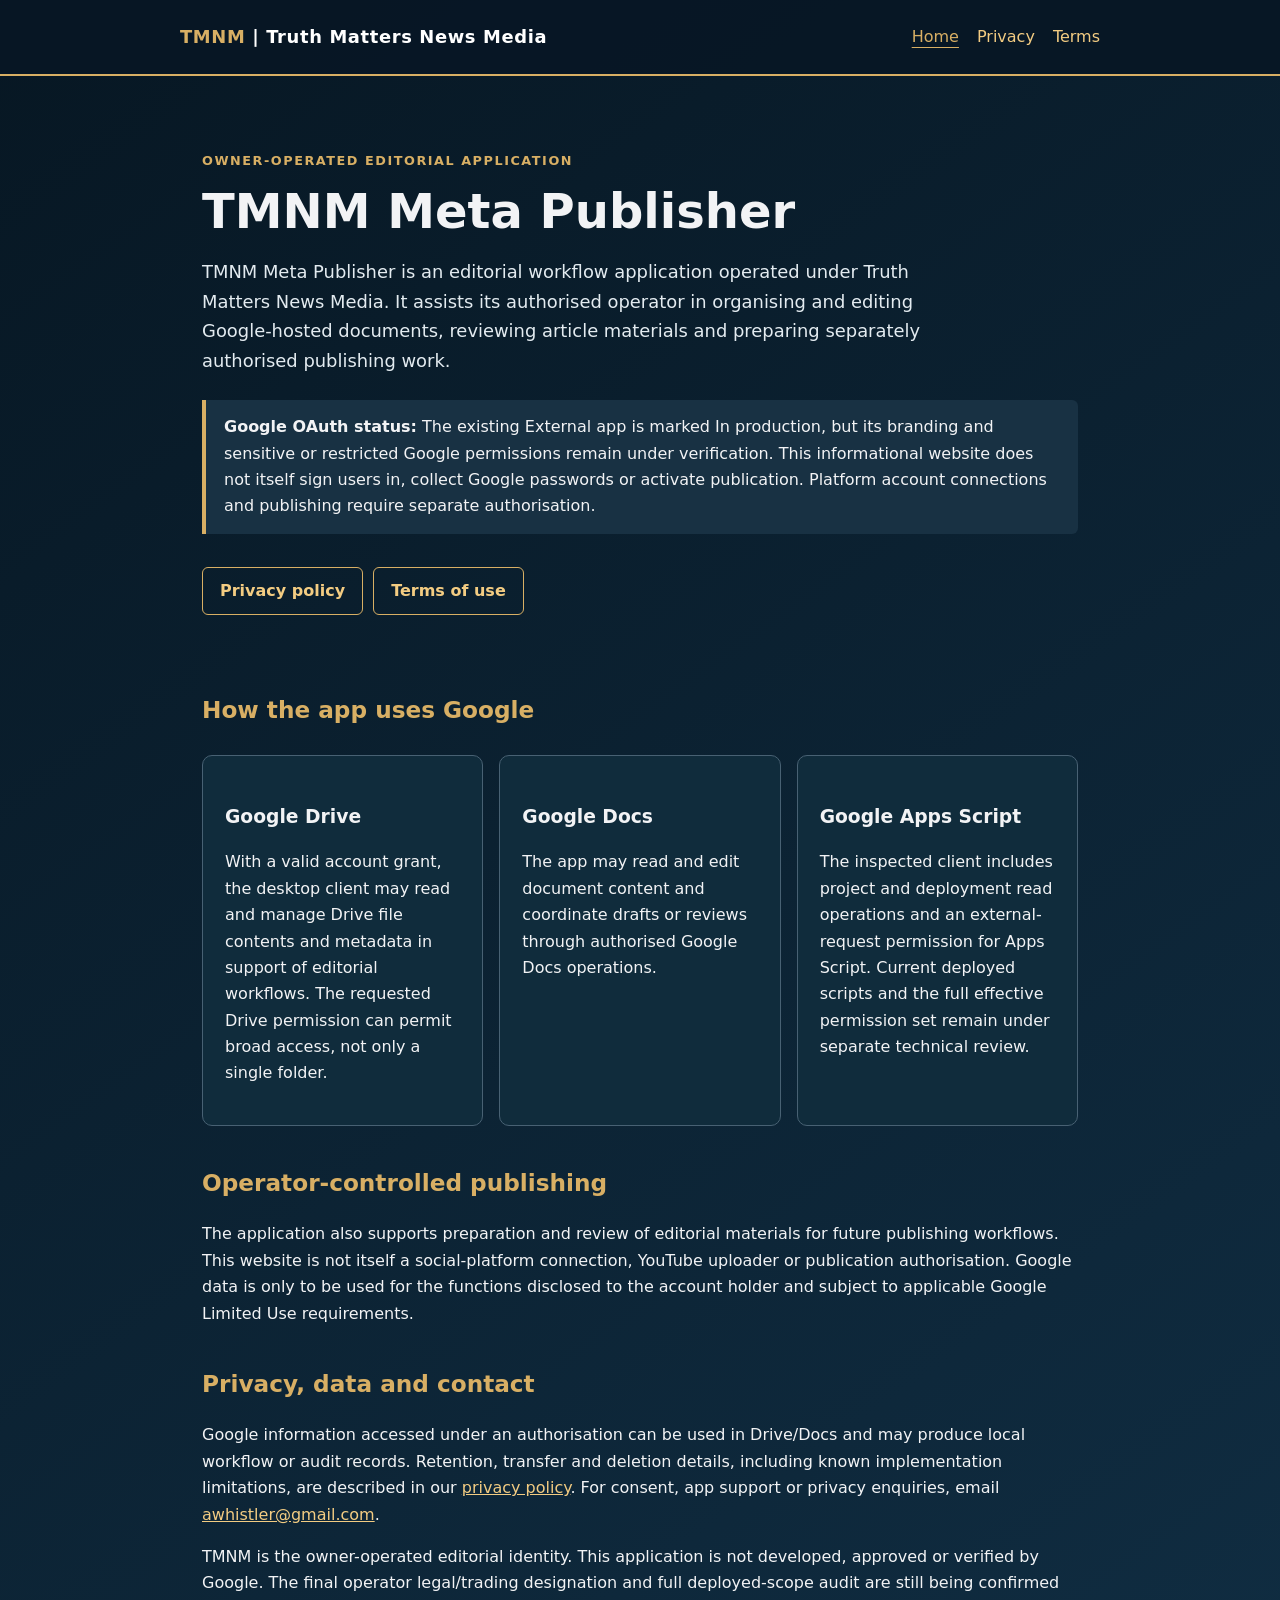
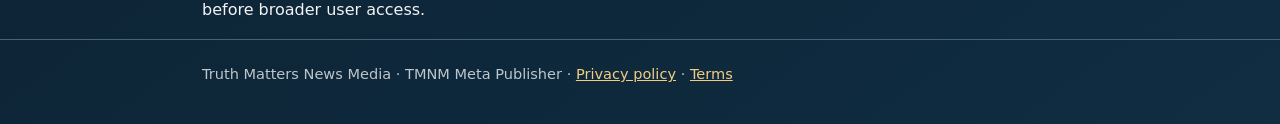
<file: oauth/index.html>
<!doctype html>
<html lang="en-GB"><head><meta charset="utf-8"><meta name="viewport" content="width=device-width, initial-scale=1"><meta name="description" content="TMNM Meta Publisher — an owner-operated editorial application for authorised Google Drive, Docs and Apps Script workflows."><title>TMNM Meta Publisher | Truth Matters News Media</title><link rel="stylesheet" href="assets/oauth.css"></head>
<body><header><div class="wrap top"><a class="brand" href="./"><span>TMNM</span> | Truth Matters News Media</a><nav aria-label="Primary"><a href="./" aria-current="page">Home</a><a href="privacy.html">Privacy</a><a href="terms.html">Terms</a></nav></div></header>
<main class="wrap"><section class="hero"><p class="eyebrow">Owner-operated editorial application</p><h1>TMNM Meta Publisher</h1><p class="lead">TMNM Meta Publisher is an editorial workflow application operated under Truth Matters News Media. It assists its authorised operator in organising and editing Google-hosted documents, reviewing article materials and preparing separately authorised publishing work.</p><div class="note"><strong>Google OAuth status:</strong> The existing External app is marked In production, but its branding and sensitive or restricted Google permissions remain under verification. This informational website does not itself sign users in, collect Google passwords or activate publication. Platform account connections and publishing require separate authorisation.</div><a class="button" href="privacy.html">Privacy policy</a><a class="button" href="terms.html">Terms of use</a></section>
<section><h2>How the app uses Google</h2><div class="cards"><article class="card"><h3>Google Drive</h3><p>With a valid account grant, the desktop client may read and manage Drive file contents and metadata in support of editorial workflows. The requested Drive permission can permit broad access, not only a single folder.</p></article><article class="card"><h3>Google Docs</h3><p>The app may read and edit document content and coordinate drafts or reviews through authorised Google Docs operations.</p></article><article class="card"><h3>Google Apps Script</h3><p>The inspected client includes project and deployment read operations and an external-request permission for Apps Script. Current deployed scripts and the full effective permission set remain under separate technical review.</p></article></div></section>
<section><h2>Operator-controlled publishing</h2><p>The application also supports preparation and review of editorial materials for future publishing workflows. This website is not itself a social-platform connection, YouTube uploader or publication authorisation. Google data is only to be used for the functions disclosed to the account holder and subject to applicable Google Limited Use requirements.</p></section>
<section><h2>Privacy, data and contact</h2><p>Google information accessed under an authorisation can be used in Drive/Docs and may produce local workflow or audit records. Retention, transfer and deletion details, including known implementation limitations, are described in our <a href="privacy.html">privacy policy</a>. For consent, app support or privacy enquiries, email <a href="mailto:awhistler@gmail.com">awhistler@gmail.com</a>.</p><p>TMNM is the owner-operated editorial identity. This application is not developed, approved or verified by Google. The final operator legal/trading designation and full deployed-scope audit are still being confirmed before broader user access.</p></section></main>
<footer><div class="wrap">Truth Matters News Media · TMNM Meta Publisher · <a href="privacy.html">Privacy policy</a> · <a href="terms.html">Terms</a></div></footer></body></html>
</file>
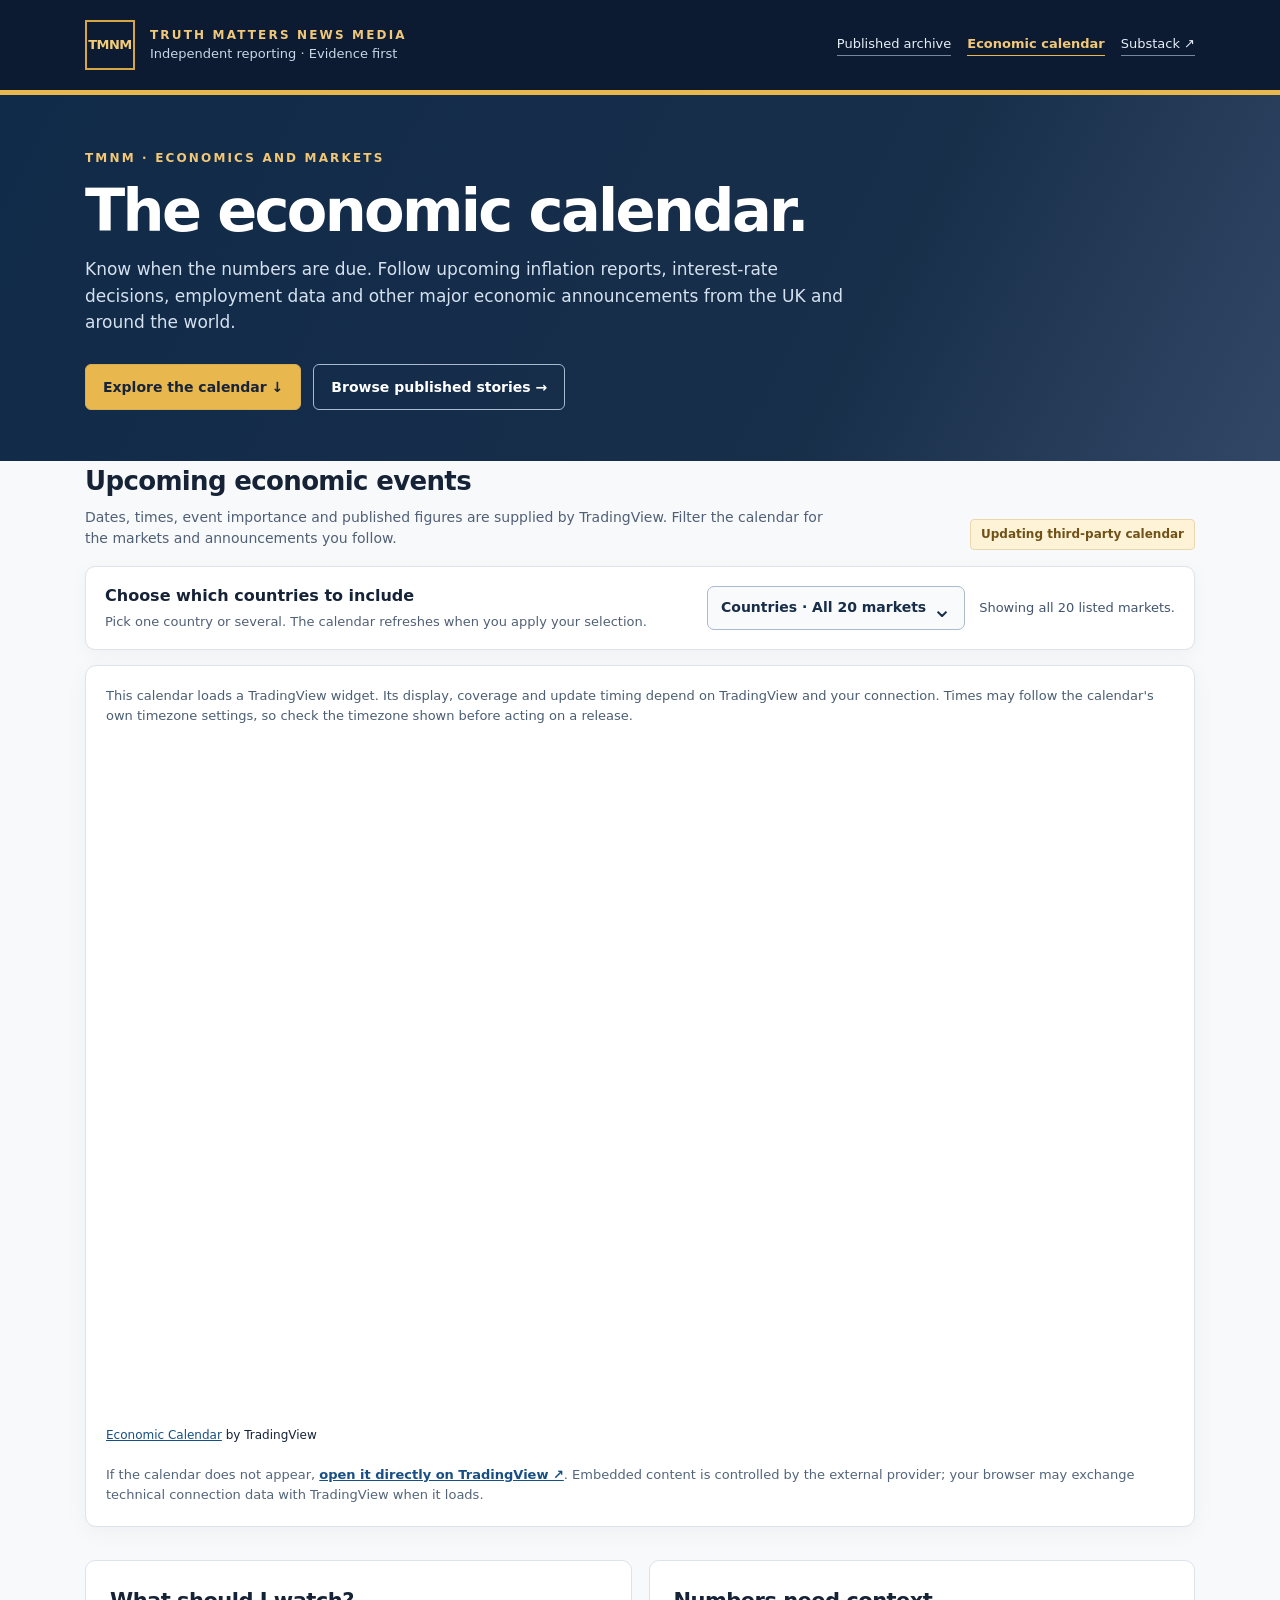
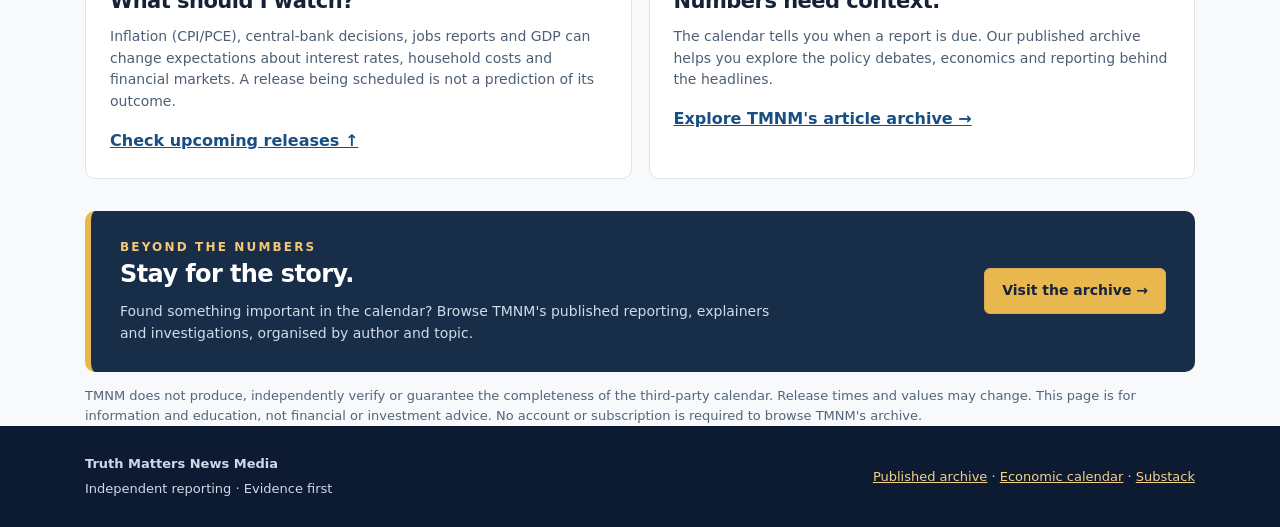
<file: economic-calendar.html>
<!doctype html>
<html lang="en-GB">
<head>
  <meta charset="utf-8">
  <meta name="viewport" content="width=device-width, initial-scale=1">
  <meta name="theme-color" content="#0c1b31">
  <meta name="description" content="Track upcoming UK and global economic announcements with the TMNM Economic Calendar. Explore independent reporting in the Truth Matters News Media published archive.">
  <title>Economic Calendar | Truth Matters News Media</title>
  <style>
    :root{color-scheme:light;--navy:#0c1b31;--navy2:#172d48;--ink:#162337;--muted:#516075;--line:#dce3ea;--paper:#f7f9fb;--gold:#e8b74d;--link:#174f84;--focus:#bc7f13}
    *{box-sizing:border-box}
    html{scroll-behavior:smooth}
    body{margin:0;background:var(--paper);color:var(--ink);font-family:system-ui,-apple-system,Segoe UI,Roboto,Arial,sans-serif;line-height:1.55}
    a{color:var(--link)}a:focus-visible{outline:3px solid var(--focus);outline-offset:4px}
    .shell{max-width:1160px;margin:0 auto;padding:0 25px}
    .masthead{background:var(--navy);color:#fff;border-bottom:5px solid var(--gold)}
    .head-row{display:flex;justify-content:space-between;align-items:center;gap:20px;padding-top:20px;padding-bottom:20px}
    .identity{display:flex;align-items:center;gap:15px;text-decoration:none;color:inherit}
    .mark{width:50px;height:50px;flex:0 0 50px;border:2px solid #d5a743;display:grid;place-items:center;color:#f3cc77;font-size:13px;font-weight:900;letter-spacing:-.5px}
    .org{display:block;font-size:12px;letter-spacing:.18em;text-transform:uppercase;color:#f1c879;font-weight:750}
    .tagline{display:block;font-size:13px;color:#c8d6e6}
    .head-links{display:flex;flex-wrap:wrap;gap:16px;justify-content:flex-end}
    .head-links a{color:#e6eef8;font-size:13px;text-decoration:none;border-bottom:1px solid #7489a0}
    .head-links a[aria-current]{color:#f1c879;border-bottom-color:var(--gold);font-weight:800}
    .hero{background:linear-gradient(117deg,#102a49,#182f4a 67%,#324766);color:#fff}
    .hero .shell{padding-top:54px;padding-bottom:51px}
    .eyebrow{font-size:12px;text-transform:uppercase;letter-spacing:.18em;color:#f2c776;font-weight:800}
    h1{font-size:clamp(35px,5vw,59px);line-height:1.08;letter-spacing:-.045em;margin:11px 0 14px}
    .hero p{max-width:770px;font-size:17px;color:#d5e1ee;margin:0}
    .hero-actions{display:flex;gap:12px;flex-wrap:wrap;margin-top:29px}
    .button{display:inline-flex;align-items:center;justify-content:center;min-height:46px;border:1px solid #d7ad54;border-radius:6px;padding:11px 17px;font-weight:800;text-decoration:none;font-size:14px}
    .button--gold{background:var(--gold);color:#172338}
    .button--ghost{background:transparent;color:#fff;border-color:#a8bad0}
    main{padding-top:38px;padding-bottom:70px}
    .section-heading{display:flex;justify-content:space-between;align-items:end;flex-wrap:wrap;gap:13px;margin-bottom:16px}
    h2{margin:0;font-size:26px;letter-spacing:-.025em}
    .subheading{margin:5px 0 0;color:var(--muted);font-size:14px;max-width:740px}
    .tag{font-size:12px;font-weight:800;color:#705219;background:#fff3d7;border:1px solid #ead7ad;border-radius:4px;padding:5px 10px}
    .calendar-panel{background:#fff;border:1px solid var(--line);border-radius:11px;box-shadow:0 5px 23px #0c1b310b;padding:20px}
    .external-note{padding:0 0 15px;margin:0;color:#4b5e73;font-size:13px}

    .country-filter{position:relative;display:flex;justify-content:space-between;align-items:center;gap:14px;flex-wrap:wrap;background:#fff;border:1px solid var(--line);border-radius:10px;padding:17px 19px;margin-bottom:15px;box-shadow:0 4px 17px #0c1b310a}
    .country-filter-intro{flex:1 1 280px}
    .country-filter-intro strong{font-size:16px}
    .country-filter-intro p{font-size:13px;color:var(--muted);margin:3px 0 0}
    .country-filter-controls{display:flex;align-items:center;flex-wrap:wrap;gap:13px}
    .country-picker{position:relative;z-index:5}
    .country-picker>summary{cursor:pointer;list-style:none;min-width:222px;min-height:44px;padding:10px 38px 10px 13px;display:flex;align-items:center;border-radius:7px;border:1px solid #abbace;color:#172d48;background:#f8fafc;font-weight:800;font-size:14px;position:relative}
    .country-picker>summary::-webkit-details-marker{display:none}
    .country-picker>summary:after{content:"⌄";position:absolute;right:12px;top:4px;font-size:24px;font-weight:400}
    .country-picker[open]>summary{border-color:#a77d28;background:#fff8ea}
    .country-picker>summary:focus-visible,.country-filter button:focus-visible,.country-filter input:focus-visible{outline:3px solid var(--focus);outline-offset:3px}
    .country-menu{position:absolute;right:0;top:calc(100% + 6px);width:min(440px,calc(100vw - 48px));max-height:min(540px,66vh);overflow-y:auto;background:#fff;border:1px solid #c1cbd7;border-radius:9px;box-shadow:0 15px 35px #0c1b3133;padding:16px}
    .country-quick{display:flex;flex-wrap:wrap;align-items:center;gap:7px;margin-bottom:12px}
    .country-filter button{font:inherit;cursor:pointer}
    .country-preset{background:#f7f9fc;border:1px solid #b9c9d9;color:#1c4163;border-radius:5px;padding:6px 10px;font-size:12px;font-weight:750}
    .country-fields{border:0;margin:0;padding:0}
    .country-fields legend{font-size:13px;font-weight:750;margin-bottom:9px}
    .country-grid{display:grid;grid-template-columns:repeat(2,minmax(0,1fr));gap:6px 10px}
    .country-grid label{display:flex;align-items:center;gap:8px;font-size:13px;min-height:32px;padding:3px 4px;cursor:pointer}
    .country-grid input{accent-color:#172d48;width:16px;height:16px;flex:0 0 16px}
    .country-actions{display:flex;align-items:center;justify-content:space-between;gap:10px;border-top:1px solid var(--line);margin-top:12px;padding-top:13px}
    .country-actions button{border:0;background:var(--navy);color:#fff;border-radius:6px;padding:10px 15px;font-size:13px;font-weight:800;min-height:41px}
    .country-hint{font-size:12px;color:var(--muted)}
    .country-filter-status{font-size:13px;color:#41546d;margin:0;min-height:19px}
    .country-filter-status.error{color:#9d2929;font-weight:750}
    .tradingview-widget-container{height:710px;width:100%;min-width:0}
    .tradingview-widget-container__widget{height:calc(100% - 31px);width:100%}
    .tradingview-widget-copyright{font-size:12px;padding-top:6px}
    .source-note{margin:14px 0 0;font-size:13px;color:#53657b}
    .source-note a{font-weight:750}
    .insight{margin-top:33px;display:grid;grid-template-columns:1fr 1fr;gap:17px}
    .info-card{background:#fff;border:1px solid var(--line);border-radius:10px;padding:24px}
    .info-card h2{font-size:21px}
    .info-card p{margin:9px 0 0;color:#4d5f74;font-size:14px}
    .info-card a{display:inline-block;margin-top:16px;font-weight:800}
    .archive-banner{margin-top:32px;background:#172d48;color:#fff;border-left:6px solid var(--gold);border-radius:10px;padding:27px 29px;display:flex;gap:24px;align-items:center;justify-content:space-between}
    .archive-banner h2{font-size:24px}
    .archive-banner p{color:#d0dcea;margin:8px 0 0;font-size:14px;max-width:650px}
    .archive-banner a{white-space:nowrap}
    footer{background:var(--navy);color:#cfdae8;padding:28px 0;font-size:13px}
    .foot-row{display:flex;align-items:center;justify-content:space-between;gap:15px;flex-wrap:wrap}
    footer a{color:#f2d18c}footer p{margin:5px 0 0}
    @media(max-width:760px){.head-row{align-items:flex-start;flex-direction:column}.head-links{justify-content:flex-start}.insight{grid-template-columns:1fr}.archive-banner{align-items:flex-start;flex-direction:column}.tradingview-widget-container{height:690px}}
    @media(max-width:520px){.country-filter{padding:14px}.country-filter-controls{width:100%}.country-picker{width:100%}.country-picker>summary{width:100%}.country-menu{left:0;right:auto;width:100%}.country-grid{grid-template-columns:repeat(2,minmax(0,1fr))}.shell{padding:0 16px}.hero .shell{padding-top:42px;padding-bottom:43px}.calendar-panel{padding:10px}.tradingview-widget-container{height:650px}.info-card{padding:18px}.archive-banner{padding:22px}.hero p{font-size:16px}}
    @media(prefers-reduced-motion:reduce){html{scroll-behavior:auto}}
  </style>
</head>
<body>
  <header class="masthead">
    <div class="shell head-row">
      <a class="identity" href="./" aria-label="Truth Matters News Media published archive"><span class="mark">TMNM</span><span><span class="org">Truth Matters News Media</span><span class="tagline">Independent reporting · Evidence first</span></span></a>
      <nav class="head-links" aria-label="Site navigation">
        <a href="./">Published archive</a>
        <a href="economic-calendar.html" aria-current="page">Economic calendar</a>
        <a href="https://truthmattersnm.substack.com/" target="_blank" rel="noopener noreferrer">Substack ↗</a>
      </nav>
    </div>
  </header>

  <section class="hero" aria-labelledby="page-title"><div class="shell">
    <div class="eyebrow">TMNM · Economics and markets</div>
    <h1 id="page-title">The economic calendar.</h1>
    <p>Know when the numbers are due. Follow upcoming inflation reports, interest-rate decisions, employment data and other major economic announcements from the UK and around the world.</p>
    <div class="hero-actions">
      <a class="button button--gold" href="#calendar">Explore the calendar ↓</a>
      <a class="button button--ghost" href="./">Browse published stories →</a>
    </div>
  </div></section>

  <main class="shell">
    <section id="calendar" aria-labelledby="calendar-title">
      <div class="section-heading">
        <div><h2 id="calendar-title">Upcoming economic events</h2><p class="subheading">Dates, times, event importance and published figures are supplied by TradingView. Filter the calendar for the markets and announcements you follow.</p></div>
        <span class="tag">Updating third-party calendar</span>
      </div>
        <form id="country-filter-form" class="country-filter" aria-label="Filter the economic calendar by country">
          <div class="country-filter-intro"><strong>Choose which countries to include</strong><p>Pick one country or several. The calendar refreshes when you apply your selection.</p></div>
          <div class="country-filter-controls">
            <details id="country-picker" class="country-picker">
              <summary id="country-summary">Countries · All 20 markets</summary>
              <div class="country-menu">
                <div class="country-quick" aria-label="Quick selections">
                  <button class="country-preset" type="button" data-country-preset="all">All 20</button>
                  <button class="country-preset" type="button" data-country-preset="gb,us">UK + US</button>
                  <button class="country-preset" type="button" data-country-preset="gb,us,eu">UK + US + Euro</button>
                  <button class="country-preset" type="button" data-country-preset="none">Clear</button>
                </div>
                <fieldset class="country-fields">
                  <legend>Markets to display</legend>
                  <div class="country-grid">
              <label><input type="checkbox" name="market" value="gb" checked> United Kingdom</label>
              <label><input type="checkbox" name="market" value="us" checked> United States</label>
              <label><input type="checkbox" name="market" value="eu" checked> Euro area / EU</label>
              <label><input type="checkbox" name="market" value="de" checked> Germany</label>
              <label><input type="checkbox" name="market" value="fr" checked> France</label>
              <label><input type="checkbox" name="market" value="it" checked> Italy</label>
              <label><input type="checkbox" name="market" value="ca" checked> Canada</label>
              <label><input type="checkbox" name="market" value="jp" checked> Japan</label>
              <label><input type="checkbox" name="market" value="cn" checked> China</label>
              <label><input type="checkbox" name="market" value="in" checked> India</label>
              <label><input type="checkbox" name="market" value="au" checked> Australia</label>
              <label><input type="checkbox" name="market" value="br" checked> Brazil</label>
              <label><input type="checkbox" name="market" value="kr" checked> South Korea</label>
              <label><input type="checkbox" name="market" value="mx" checked> Mexico</label>
              <label><input type="checkbox" name="market" value="id" checked> Indonesia</label>
              <label><input type="checkbox" name="market" value="tr" checked> Türkiye</label>
              <label><input type="checkbox" name="market" value="sa" checked> Saudi Arabia</label>
              <label><input type="checkbox" name="market" value="za" checked> South Africa</label>
              <label><input type="checkbox" name="market" value="ar" checked> Argentina</label>
              <label><input type="checkbox" name="market" value="ru" checked> Russia</label>
                  </div>
                </fieldset>
                <div class="country-actions">
                  <span class="country-hint" id="country-count">20 selected</span>
                  <button type="submit">Apply countries</button>
                </div>
              </div>
            </details>
          </div>
          <p id="country-filter-status" class="country-filter-status" role="status" aria-live="polite">Showing all 20 listed markets.</p>
        </form>
      <div class="calendar-panel">
        <p class="external-note">This calendar loads a TradingView widget. Its display, coverage and update timing depend on TradingView and your connection. Times may follow the calendar's own timezone settings, so check the timezone shown before acting on a release.</p>
        <!-- TradingView Economic Calendar. Configuration applied using its documented countryFilter option. -->
        <div id="calendar-widget" class="tradingview-widget-container" aria-label="TradingView economic events">
          <div class="tradingview-widget-container__widget"></div>
          <div class="tradingview-widget-copyright"><a href="https://www.tradingview.com/economic-calendar/" rel="noopener noreferrer" target="_blank">Economic Calendar</a> by TradingView</div>
        </div>
        <noscript><p>The embedded calendar requires JavaScript. You can <a href="https://www.tradingview.com/economic-calendar/">open TradingView's economic calendar directly</a>.</p></noscript>
        <p class="source-note">If the calendar does not appear, <a href="https://www.tradingview.com/economic-calendar/" target="_blank" rel="noopener noreferrer">open it directly on TradingView ↗</a>. Embedded content is controlled by the external provider; your browser may exchange technical connection data with TradingView when it loads.</p>
      </div>
    </section>

    <div class="insight">
      <section class="info-card" aria-labelledby="watch-title">
        <h2 id="watch-title">What should I watch?</h2>
        <p>Inflation (CPI/PCE), central-bank decisions, jobs reports and GDP can change expectations about interest rates, household costs and financial markets. A release being scheduled is not a prediction of its outcome.</p>
        <a href="#calendar">Check upcoming releases ↑</a>
      </section>
      <section class="info-card" aria-labelledby="reporting-title">
        <h2 id="reporting-title">Numbers need context.</h2>
        <p>The calendar tells you when a report is due. Our published archive helps you explore the policy debates, economics and reporting behind the headlines.</p>
        <a href="./">Explore TMNM's article archive →</a>
      </section>
    </div>

    <aside class="archive-banner" aria-labelledby="archive-title">
      <div><div class="eyebrow">Beyond the numbers</div><h2 id="archive-title">Stay for the story.</h2><p>Found something important in the calendar? Browse TMNM's published reporting, explainers and investigations, organised by author and topic.</p></div>
      <a class="button button--gold" href="./">Visit the archive →</a>
    </aside>
    <p class="source-note">TMNM does not produce, independently verify or guarantee the completeness of the third-party calendar. Release times and values may change. This page is for information and education, not financial or investment advice. No account or subscription is required to browse TMNM's archive.</p>
  </main>
  <footer><div class="shell foot-row"><div><strong>Truth Matters News Media</strong><p>Independent reporting · Evidence first</p></div><div><a href="./">Published archive</a> · <a href="economic-calendar.html" aria-current="page">Economic calendar</a> · <a href="https://truthmattersnm.substack.com/" target="_blank" rel="noopener noreferrer">Substack</a></div></div></footer>

  <script>
    "use strict";
    (() => {
      const allowed = ["gb","us","eu","de","fr","it","ca","jp","cn","in","au","br","kr","mx","id","tr","sa","za","ar","ru"];
      const accepted = new Set(allowed);
      const form = document.getElementById("country-filter-form");
      const picker = document.getElementById("country-picker");
      const summary = document.getElementById("country-summary");
      const count = document.getElementById("country-count");
      const status = document.getElementById("country-filter-status");
      const mount = document.getElementById("calendar-widget");
      const checks = Array.from(form.querySelectorAll('input[name="market"]'));
      const checkedCodes = () => checks.filter(input => input.checked).map(input => input.value);
      function updatePickerText() {
        const n = checkedCodes().length;
        count.textContent = n + " selected";
        summary.textContent = n === allowed.length ? "Countries · All 20 markets" : "Countries · " + n + " selected";
      }
      function renderCalendar(codes) {
        const widgetTarget = document.createElement("div");
        widgetTarget.className = "tradingview-widget-container__widget";
        const credit = mount.querySelector(".tradingview-widget-copyright");
        mount.replaceChildren(widgetTarget, credit);
        const script = document.createElement("script");
        script.type = "text/javascript";
        script.async = true;
        script.src = "https://s3.tradingview.com/external-embedding/embed-widget-events.js";
        script.textContent = JSON.stringify({
          colorTheme: "light",
          isTransparent: false,
          locale: "en",
          countryFilter: codes.join(","),
          importanceFilter: "-1,0,1",
          width: "100%",
          height: 670
        });
        mount.appendChild(script);
      }
      function showCountries(codes) {
        if (codes.length === allowed.length) return "Showing all 20 listed markets.";
        if (codes.length === 1) {
          const input = checks.find(check => check.value === codes[0]);
          return "Showing events for " + input.parentElement.textContent.trim() + ".";
        }
        return "Showing events for " + codes.length + " selected markets.";
      }
      const params = new URLSearchParams(window.location.search);
      const fromLink = params.get("countries");
      let initial = allowed;
      if (fromLink !== null) {
        const requested = [...new Set(fromLink.toLowerCase().split(",").filter(code => accepted.has(code)))];
        if (requested.length) initial = allowed.filter(code => requested.includes(code));
      }
      checks.forEach(check => {check.checked = initial.includes(check.value)});
      updatePickerText();
      status.textContent = showCountries(initial);
      renderCalendar(initial);
      form.querySelectorAll("[data-country-preset]").forEach(button => {
        button.addEventListener("click", () => {
          const set = button.dataset.countryPreset === "all"
            ? new Set(allowed)
            : new Set(button.dataset.countryPreset === "none" ? [] : button.dataset.countryPreset.split(","));
          checks.forEach(check => {check.checked = set.has(check.value)});
          updatePickerText();
          status.classList.remove("error");
        });
      });
      checks.forEach(check => check.addEventListener("change", () => {
        updatePickerText();
        status.classList.remove("error");
      }));
      form.addEventListener("submit", event => {
        event.preventDefault();
        const chosen = checkedCodes();
        if (!chosen.length) {
          status.textContent = "Select at least one country before applying.";
          status.classList.add("error");
          picker.open = true;
          return;
        }
        status.classList.remove("error");
        status.textContent = showCountries(chosen);
        renderCalendar(chosen);
        picker.open = false;
        const url = new URL(window.location.href);
        if (chosen.length === allowed.length) url.searchParams.delete("countries");
        else url.searchParams.set("countries", chosen.join(","));
        window.history.replaceState(null, "", url.pathname + url.search + url.hash);
        updatePickerText();
      });
      document.addEventListener("click", event => {
        if (picker.open && !picker.contains(event.target)) picker.open = false;
      });
    })();
  </script>
</body>
</html>
</file>
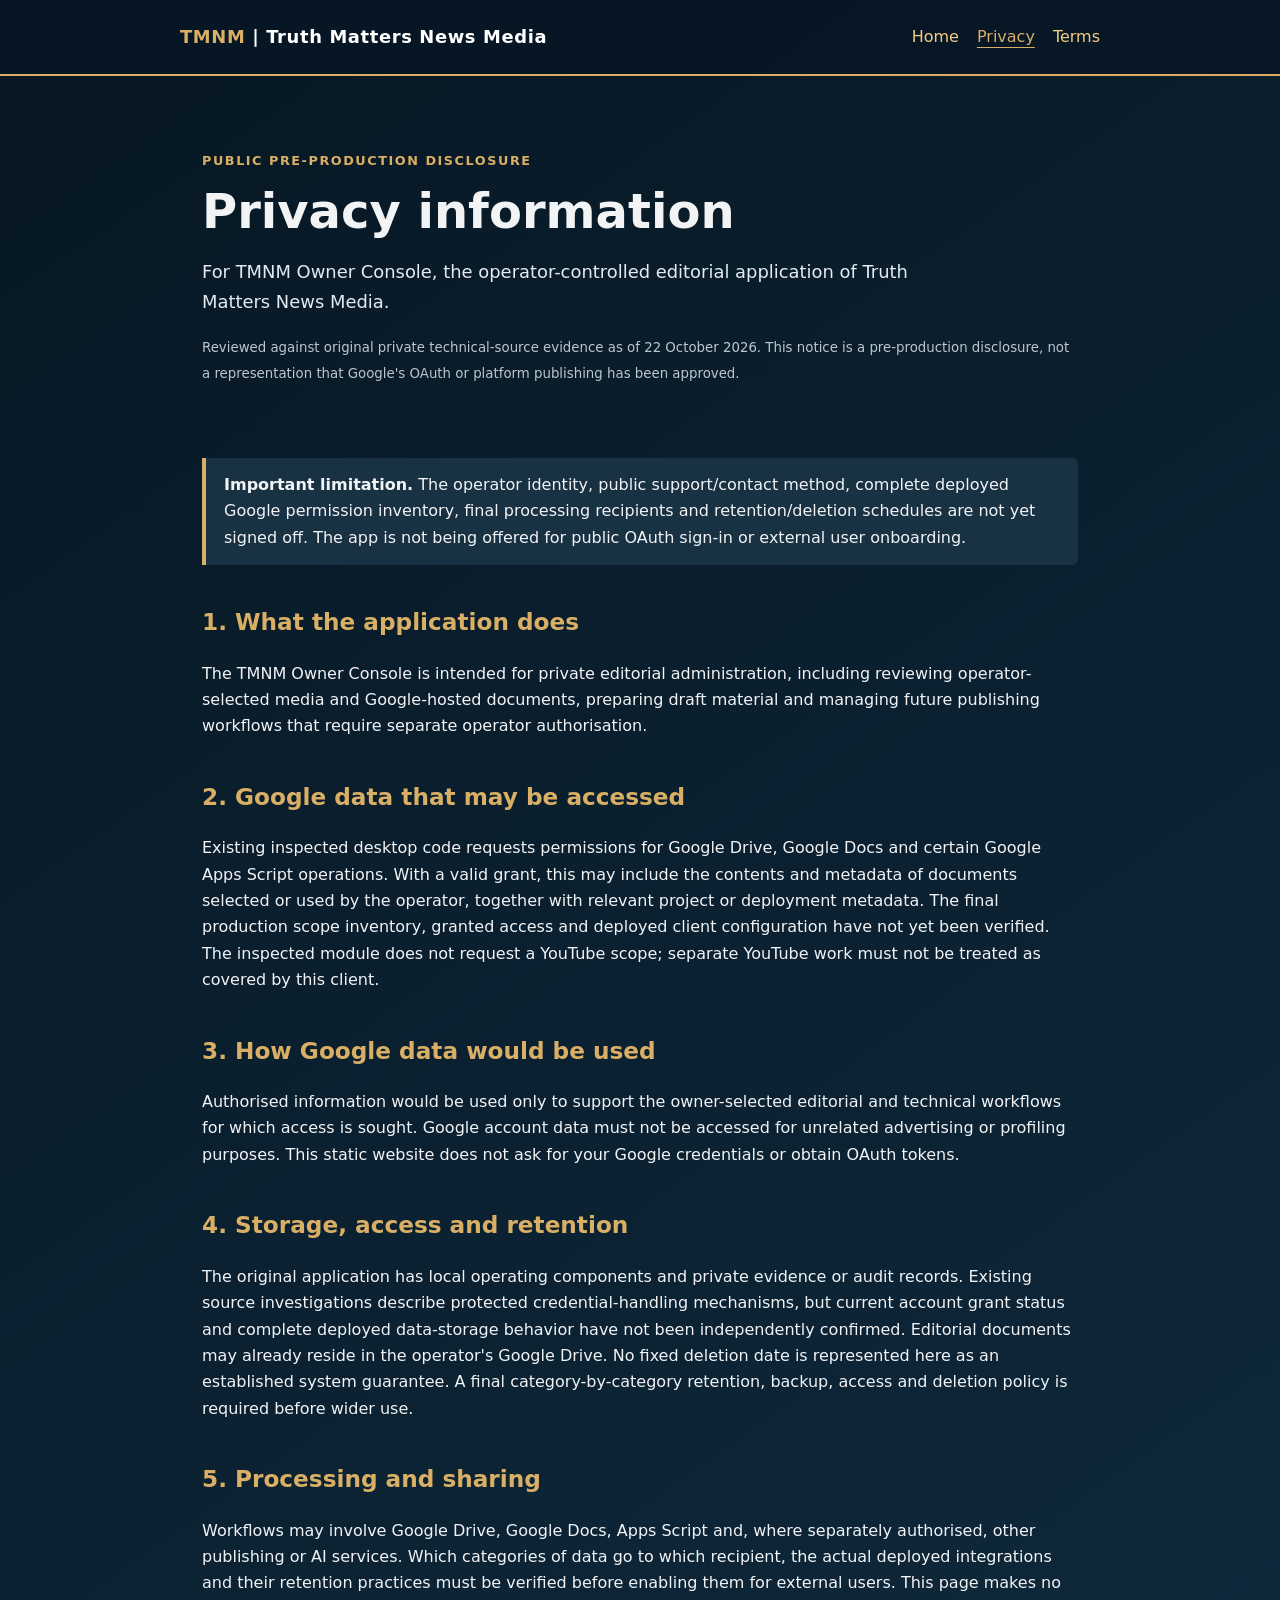
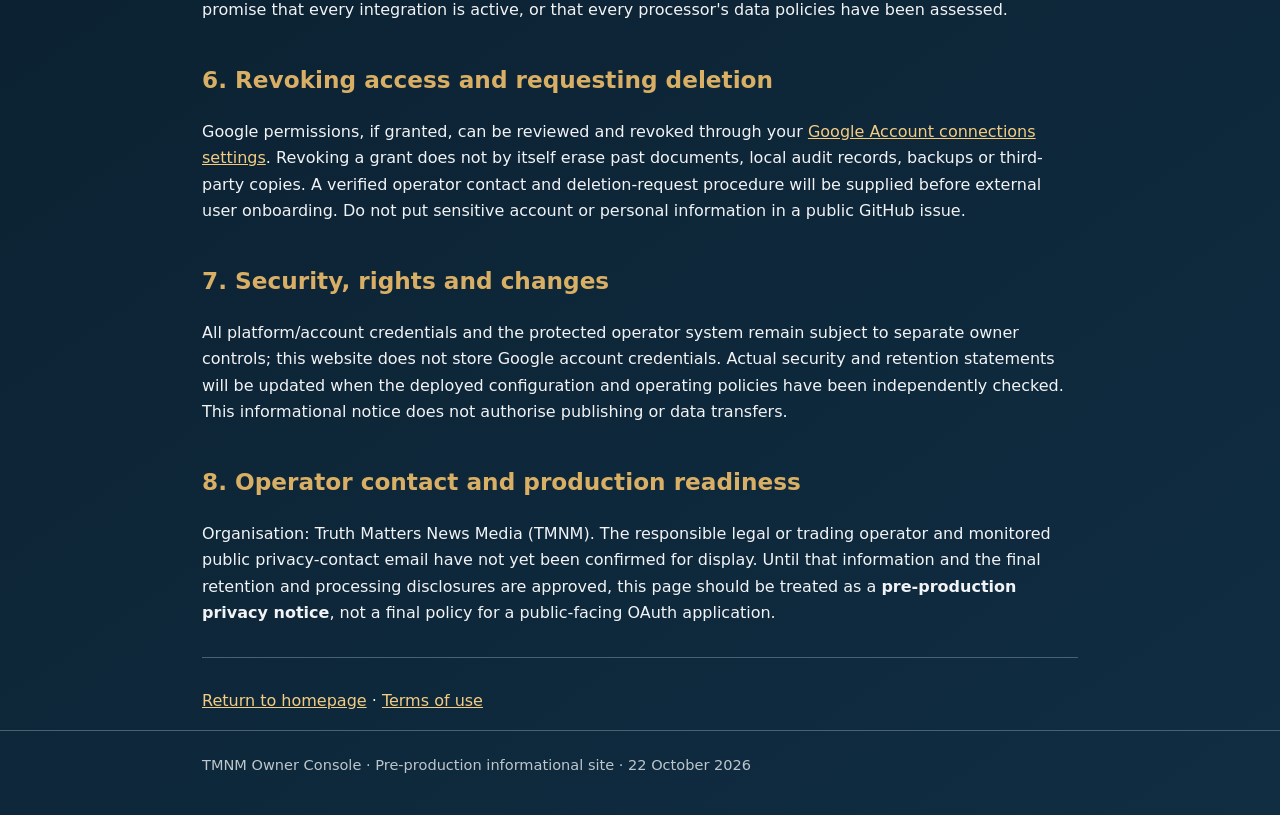
<file: privacy.html>
<!doctype html>
<html lang="en-GB"><head><meta charset="utf-8"><meta name="viewport" content="width=device-width, initial-scale=1"><meta name="description" content="Privacy information for the pre-production TMNM Owner Console Google integration."><title>Privacy | TMNM Owner Console</title><link rel="stylesheet" href="assets/oauth.css"></head>
<body><header><div class="wrap top"><a class="brand" href="./"><span>TMNM</span> | Truth Matters News Media</a><nav aria-label="Primary"><a href="./">Home</a><a href="privacy.html" aria-current="page">Privacy</a><a href="terms.html">Terms</a></nav></div></header>
<main class="wrap"><section class="hero"><p class="eyebrow">Public pre-production disclosure</p><h1>Privacy information</h1><p class="lead">For TMNM Owner Console, the operator-controlled editorial application of Truth Matters News Media.</p><p><small>Reviewed against original private technical-source evidence as of 22 October 2026. This notice is a pre-production disclosure, not a representation that Google's OAuth or platform publishing has been approved.</small></p></section>
<div class="note"><strong>Important limitation.</strong> The operator identity, public support/contact method, complete deployed Google permission inventory, final processing recipients and retention/deletion schedules are not yet signed off. The app is not being offered for public OAuth sign-in or external user onboarding.</div>
<section><h2>1. What the application does</h2><p>The TMNM Owner Console is intended for private editorial administration, including reviewing operator-selected media and Google-hosted documents, preparing draft material and managing future publishing workflows that require separate operator authorisation.</p></section>
<section><h2>2. Google data that may be accessed</h2><p>Existing inspected desktop code requests permissions for Google Drive, Google Docs and certain Google Apps Script operations. With a valid grant, this may include the contents and metadata of documents selected or used by the operator, together with relevant project or deployment metadata. The final production scope inventory, granted access and deployed client configuration have not yet been verified. The inspected module does not request a YouTube scope; separate YouTube work must not be treated as covered by this client.</p></section>
<section><h2>3. How Google data would be used</h2><p>Authorised information would be used only to support the owner-selected editorial and technical workflows for which access is sought. Google account data must not be accessed for unrelated advertising or profiling purposes. This static website does not ask for your Google credentials or obtain OAuth tokens.</p></section>
<section><h2>4. Storage, access and retention</h2><p>The original application has local operating components and private evidence or audit records. Existing source investigations describe protected credential-handling mechanisms, but current account grant status and complete deployed data-storage behavior have not been independently confirmed. Editorial documents may already reside in the operator's Google Drive. No fixed deletion date is represented here as an established system guarantee. A final category-by-category retention, backup, access and deletion policy is required before wider use.</p></section>
<section><h2>5. Processing and sharing</h2><p>Workflows may involve Google Drive, Google Docs, Apps Script and, where separately authorised, other publishing or AI services. Which categories of data go to which recipient, the actual deployed integrations and their retention practices must be verified before enabling them for external users. This page makes no promise that every integration is active, or that every processor's data policies have been assessed.</p></section>
<section><h2>6. Revoking access and requesting deletion</h2><p>Google permissions, if granted, can be reviewed and revoked through your <a href="https://myaccount.google.com/permissions">Google Account connections settings</a>. Revoking a grant does not by itself erase past documents, local audit records, backups or third-party copies. A verified operator contact and deletion-request procedure will be supplied before external user onboarding. Do not put sensitive account or personal information in a public GitHub issue.</p></section>
<section><h2>7. Security, rights and changes</h2><p>All platform/account credentials and the protected operator system remain subject to separate owner controls; this website does not store Google account credentials. Actual security and retention statements will be updated when the deployed configuration and operating policies have been independently checked. This informational notice does not authorise publishing or data transfers.</p></section>
<section><h2>8. Operator contact and production readiness</h2><p>Organisation: Truth Matters News Media (TMNM). The responsible legal or trading operator and monitored public privacy-contact email have not yet been confirmed for display. Until that information and the final retention and processing disclosures are approved, this page should be treated as a <strong>pre-production privacy notice</strong>, not a final policy for a public-facing OAuth application.</p></section>
<hr class="separator"><p><a href="./">Return to homepage</a> · <a href="terms.html">Terms of use</a></p></main>
<footer><div class="wrap">TMNM Owner Console · Pre-production informational site · 22 October 2026</div></footer></body></html>
</file>
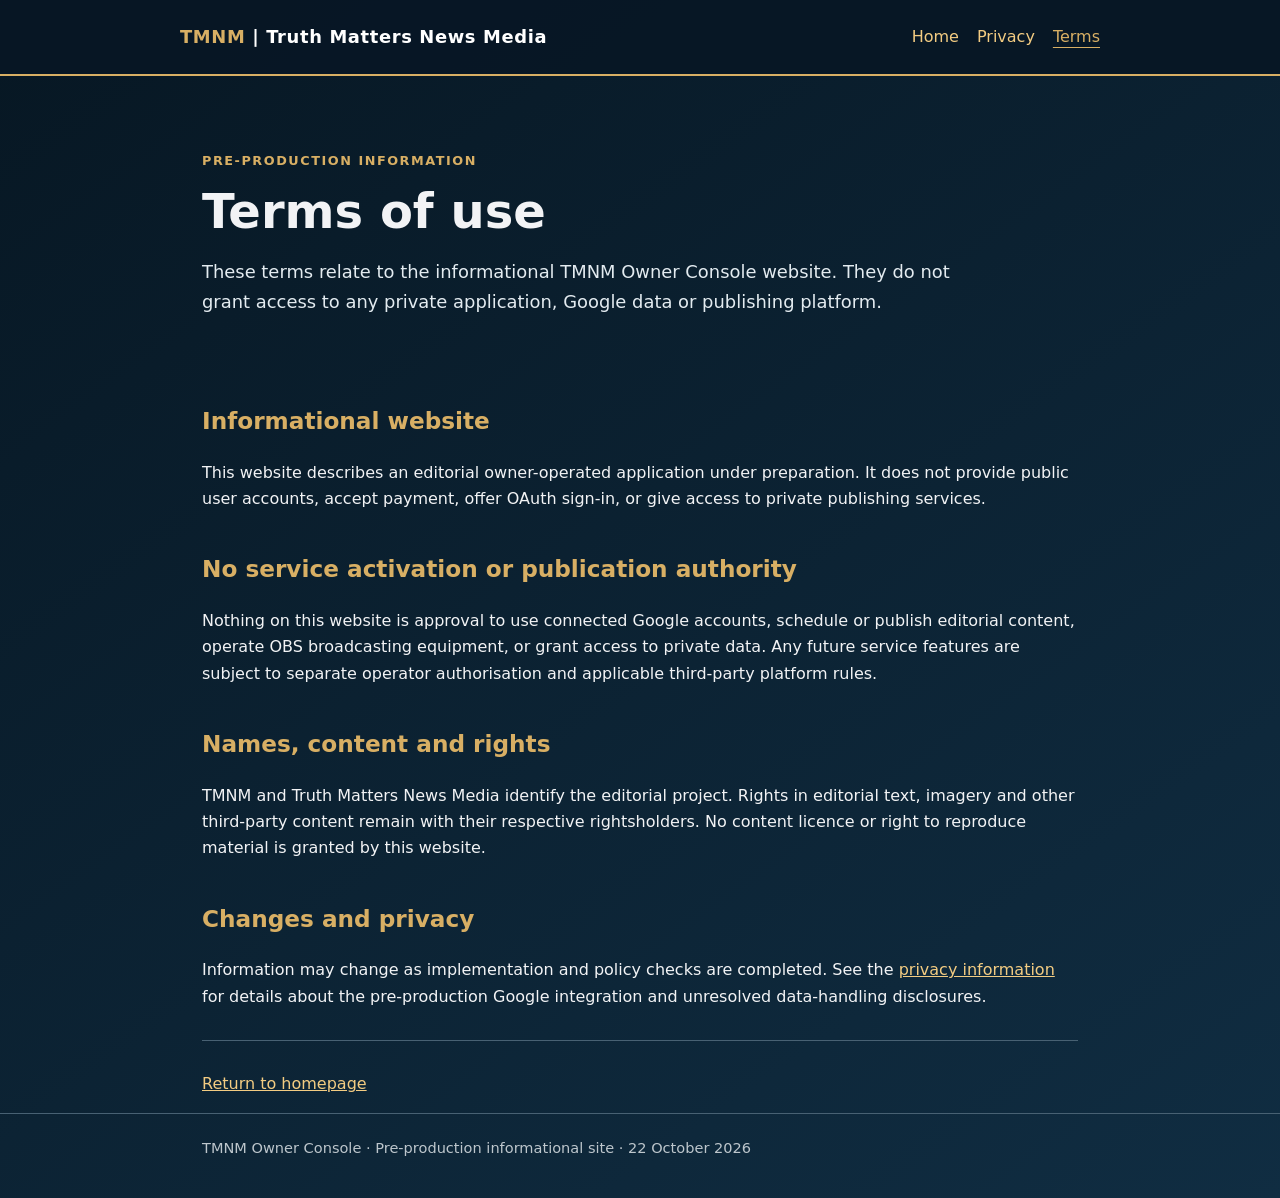
<file: terms.html>
<!doctype html>
<html lang="en-GB"><head><meta charset="utf-8"><meta name="viewport" content="width=device-width, initial-scale=1"><meta name="description" content="Terms for the pre-production TMNM Owner Console informational site."><title>Terms | TMNM Owner Console</title><link rel="stylesheet" href="assets/oauth.css"></head>
<body><header><div class="wrap top"><a class="brand" href="./"><span>TMNM</span> | Truth Matters News Media</a><nav aria-label="Primary"><a href="./">Home</a><a href="privacy.html">Privacy</a><a href="terms.html" aria-current="page">Terms</a></nav></div></header>
<main class="wrap"><section class="hero"><p class="eyebrow">Pre-production information</p><h1>Terms of use</h1><p class="lead">These terms relate to the informational TMNM Owner Console website. They do not grant access to any private application, Google data or publishing platform.</p></section>
<section><h2>Informational website</h2><p>This website describes an editorial owner-operated application under preparation. It does not provide public user accounts, accept payment, offer OAuth sign-in, or give access to private publishing services.</p></section>
<section><h2>No service activation or publication authority</h2><p>Nothing on this website is approval to use connected Google accounts, schedule or publish editorial content, operate OBS broadcasting equipment, or grant access to private data. Any future service features are subject to separate operator authorisation and applicable third-party platform rules.</p></section>
<section><h2>Names, content and rights</h2><p>TMNM and Truth Matters News Media identify the editorial project. Rights in editorial text, imagery and other third-party content remain with their respective rightsholders. No content licence or right to reproduce material is granted by this website.</p></section>
<section><h2>Changes and privacy</h2><p>Information may change as implementation and policy checks are completed. See the <a href="privacy.html">privacy information</a> for details about the pre-production Google integration and unresolved data-handling disclosures.</p></section>
<hr class="separator"><p><a href="./">Return to homepage</a></p></main><footer><div class="wrap">TMNM Owner Console · Pre-production informational site · 22 October 2026</div></footer></body></html>
</file>
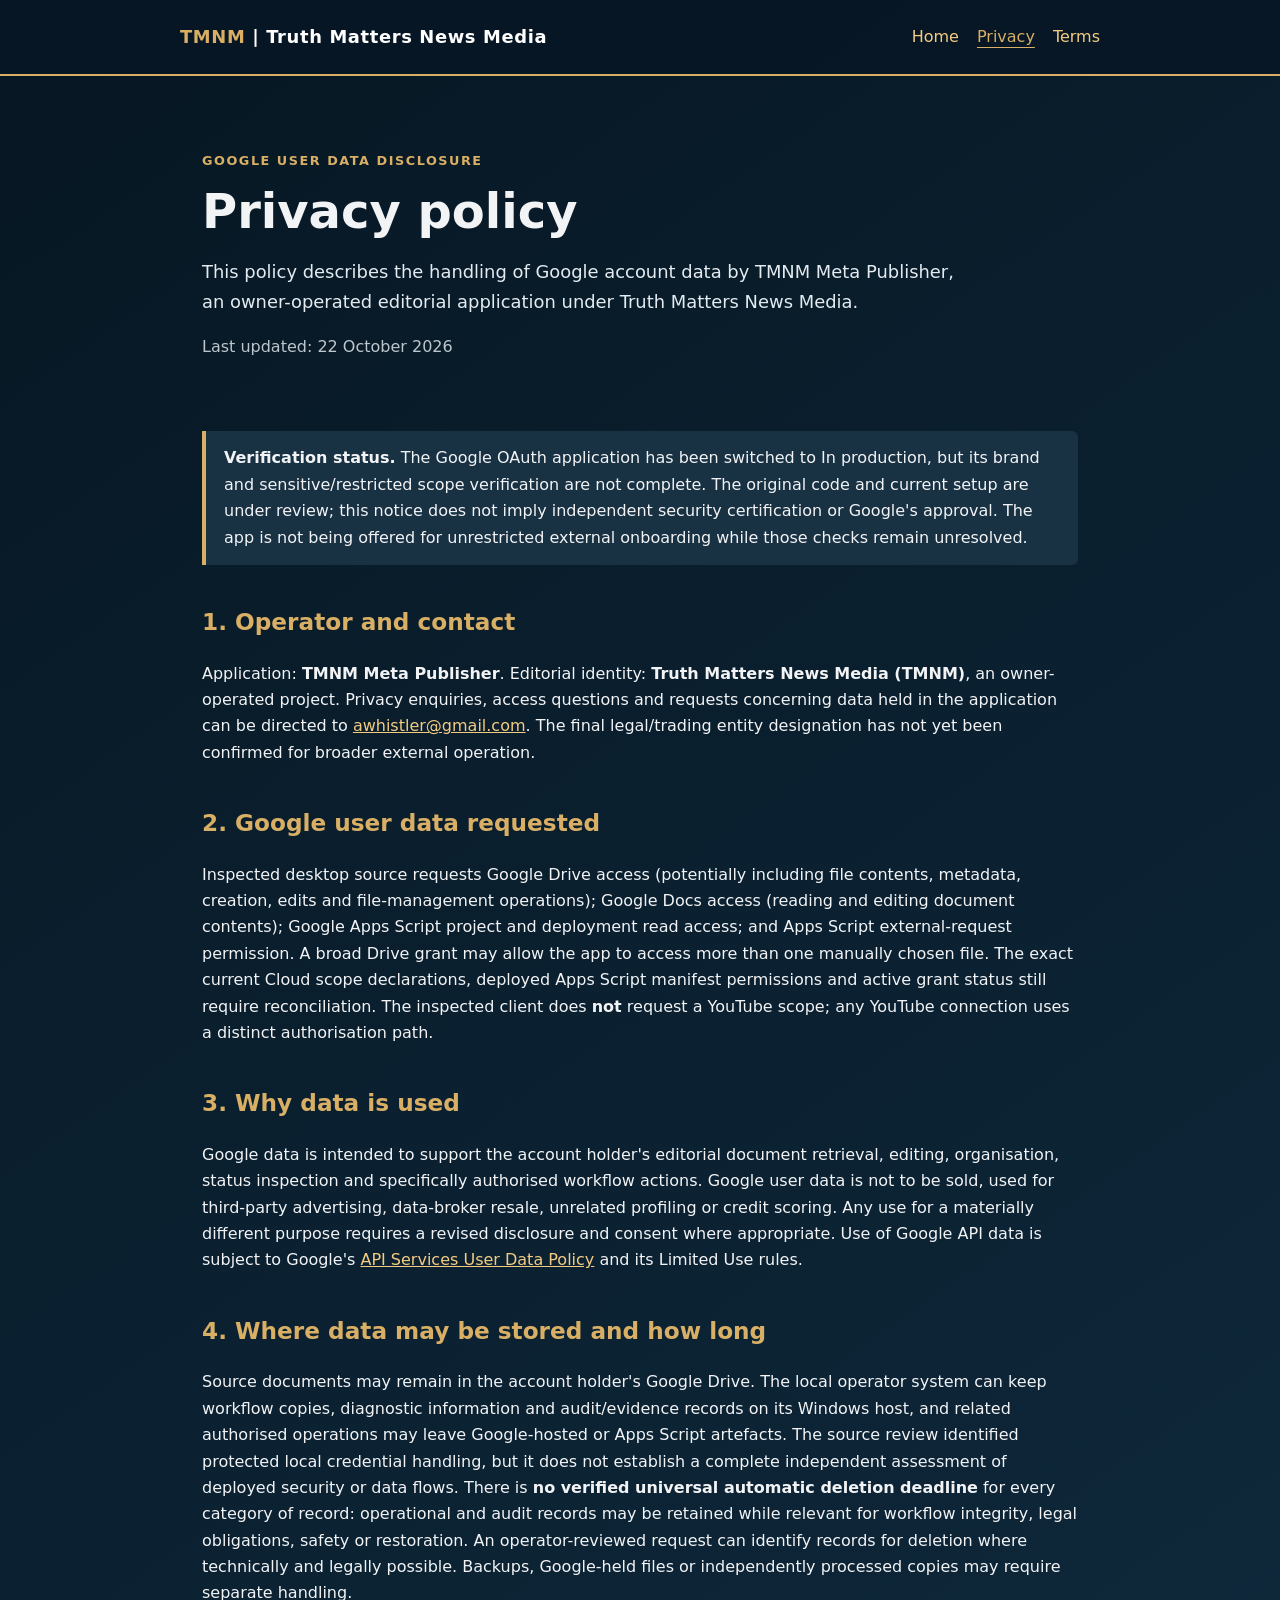
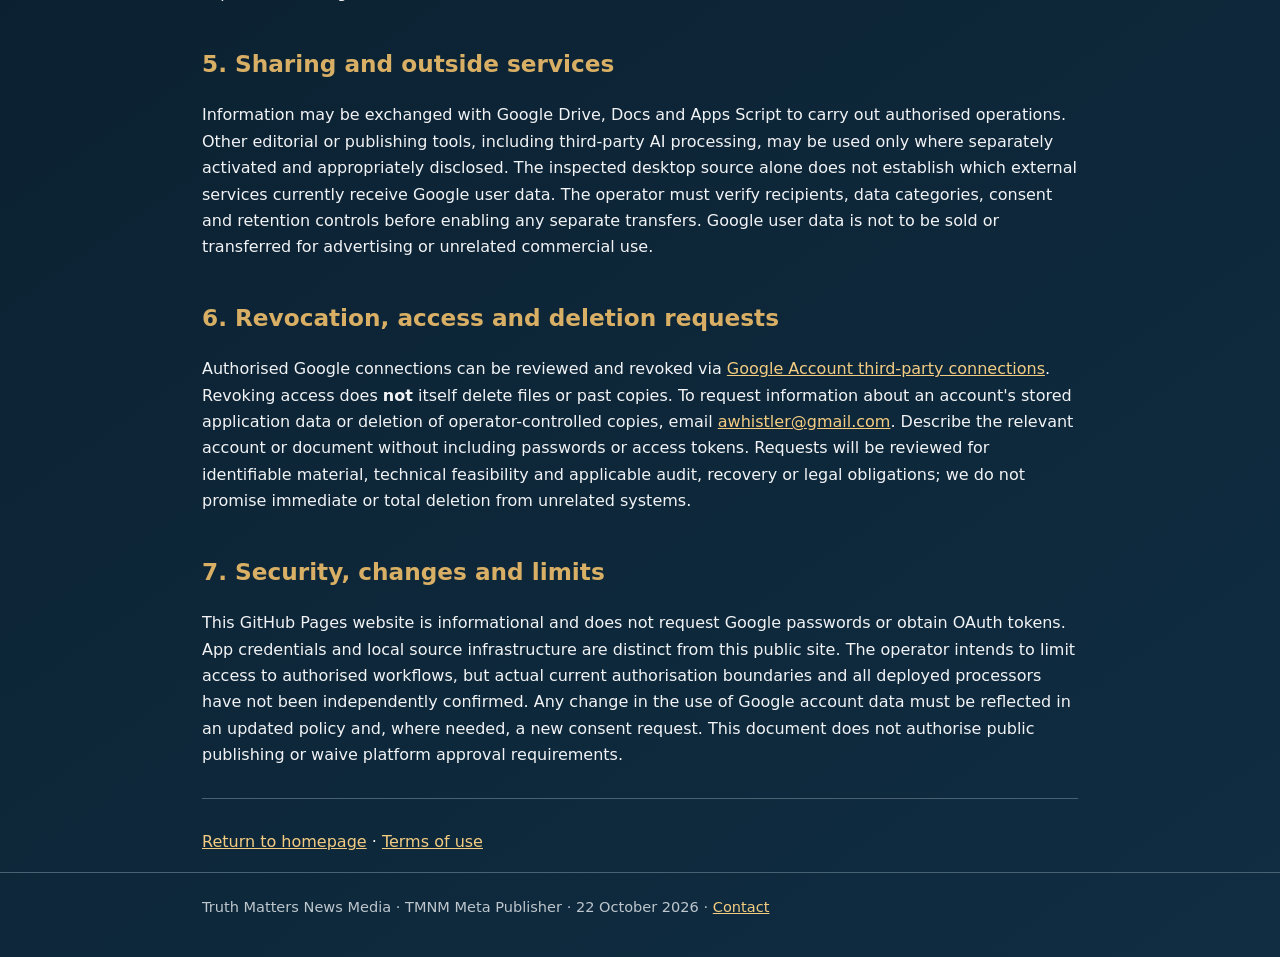
<file: oauth/privacy.html>
<!doctype html>
<html lang="en-GB"><head><meta charset="utf-8"><meta name="viewport" content="width=device-width, initial-scale=1"><meta name="description" content="TMNM Meta Publisher privacy policy covering Google Drive, Docs and Apps Script, storage and requests."><title>Privacy policy | TMNM Meta Publisher</title><link rel="stylesheet" href="assets/oauth.css"></head>
<body><header><div class="wrap top"><a class="brand" href="./"><span>TMNM</span> | Truth Matters News Media</a><nav aria-label="Primary"><a href="./">Home</a><a href="privacy.html" aria-current="page">Privacy</a><a href="terms.html">Terms</a></nav></div></header>
<main class="wrap"><section class="hero"><p class="eyebrow">Google user data disclosure</p><h1>Privacy policy</h1><p class="lead">This policy describes the handling of Google account data by TMNM Meta Publisher, an owner-operated editorial application under Truth Matters News Media.</p><p class="muted">Last updated: 22 October 2026</p></section>
<div class="note"><strong>Verification status.</strong> The Google OAuth application has been switched to In production, but its brand and sensitive/restricted scope verification are not complete. The original code and current setup are under review; this notice does not imply independent security certification or Google's approval. The app is not being offered for unrestricted external onboarding while those checks remain unresolved.</div>
<section><h2>1. Operator and contact</h2><p>Application: <strong>TMNM Meta Publisher</strong>. Editorial identity: <strong>Truth Matters News Media (TMNM)</strong>, an owner-operated project. Privacy enquiries, access questions and requests concerning data held in the application can be directed to <a href="mailto:awhistler@gmail.com">awhistler@gmail.com</a>. The final legal/trading entity designation has not yet been confirmed for broader external operation.</p></section>
<section><h2>2. Google user data requested</h2><p>Inspected desktop source requests Google Drive access (potentially including file contents, metadata, creation, edits and file-management operations); Google Docs access (reading and editing document contents); Google Apps Script project and deployment read access; and Apps Script external-request permission. A broad Drive grant may allow the app to access more than one manually chosen file. The exact current Cloud scope declarations, deployed Apps Script manifest permissions and active grant status still require reconciliation. The inspected client does <strong>not</strong> request a YouTube scope; any YouTube connection uses a distinct authorisation path.</p></section>
<section><h2>3. Why data is used</h2><p>Google data is intended to support the account holder's editorial document retrieval, editing, organisation, status inspection and specifically authorised workflow actions. Google user data is not to be sold, used for third-party advertising, data-broker resale, unrelated profiling or credit scoring. Any use for a materially different purpose requires a revised disclosure and consent where appropriate. Use of Google API data is subject to Google's <a href="https://developers.google.com/terms/api-services-user-data-policy">API Services User Data Policy</a> and its Limited Use rules.</p></section>
<section><h2>4. Where data may be stored and how long</h2><p>Source documents may remain in the account holder's Google Drive. The local operator system can keep workflow copies, diagnostic information and audit/evidence records on its Windows host, and related authorised operations may leave Google-hosted or Apps Script artefacts. The source review identified protected local credential handling, but it does not establish a complete independent assessment of deployed security or data flows. There is <strong>no verified universal automatic deletion deadline</strong> for every category of record: operational and audit records may be retained while relevant for workflow integrity, legal obligations, safety or restoration. An operator-reviewed request can identify records for deletion where technically and legally possible. Backups, Google-held files or independently processed copies may require separate handling.</p></section>
<section><h2>5. Sharing and outside services</h2><p>Information may be exchanged with Google Drive, Docs and Apps Script to carry out authorised operations. Other editorial or publishing tools, including third-party AI processing, may be used only where separately activated and appropriately disclosed. The inspected desktop source alone does not establish which external services currently receive Google user data. The operator must verify recipients, data categories, consent and retention controls before enabling any separate transfers. Google user data is not to be sold or transferred for advertising or unrelated commercial use.</p></section>
<section><h2>6. Revocation, access and deletion requests</h2><p>Authorised Google connections can be reviewed and revoked via <a href="https://myaccount.google.com/permissions">Google Account third-party connections</a>. Revoking access does <strong>not</strong> itself delete files or past copies. To request information about an account's stored application data or deletion of operator-controlled copies, email <a href="mailto:awhistler@gmail.com">awhistler@gmail.com</a>. Describe the relevant account or document without including passwords or access tokens. Requests will be reviewed for identifiable material, technical feasibility and applicable audit, recovery or legal obligations; we do not promise immediate or total deletion from unrelated systems.</p></section>
<section><h2>7. Security, changes and limits</h2><p>This GitHub Pages website is informational and does not request Google passwords or obtain OAuth tokens. App credentials and local source infrastructure are distinct from this public site. The operator intends to limit access to authorised workflows, but actual current authorisation boundaries and all deployed processors have not been independently confirmed. Any change in the use of Google account data must be reflected in an updated policy and, where needed, a new consent request. This document does not authorise public publishing or waive platform approval requirements.</p></section>
<hr class="separator"><p><a href="./">Return to homepage</a> · <a href="terms.html">Terms of use</a></p></main>
<footer><div class="wrap">Truth Matters News Media · TMNM Meta Publisher · 22 October 2026 · <a href="mailto:awhistler@gmail.com">Contact</a></div></footer></body></html>
</file>
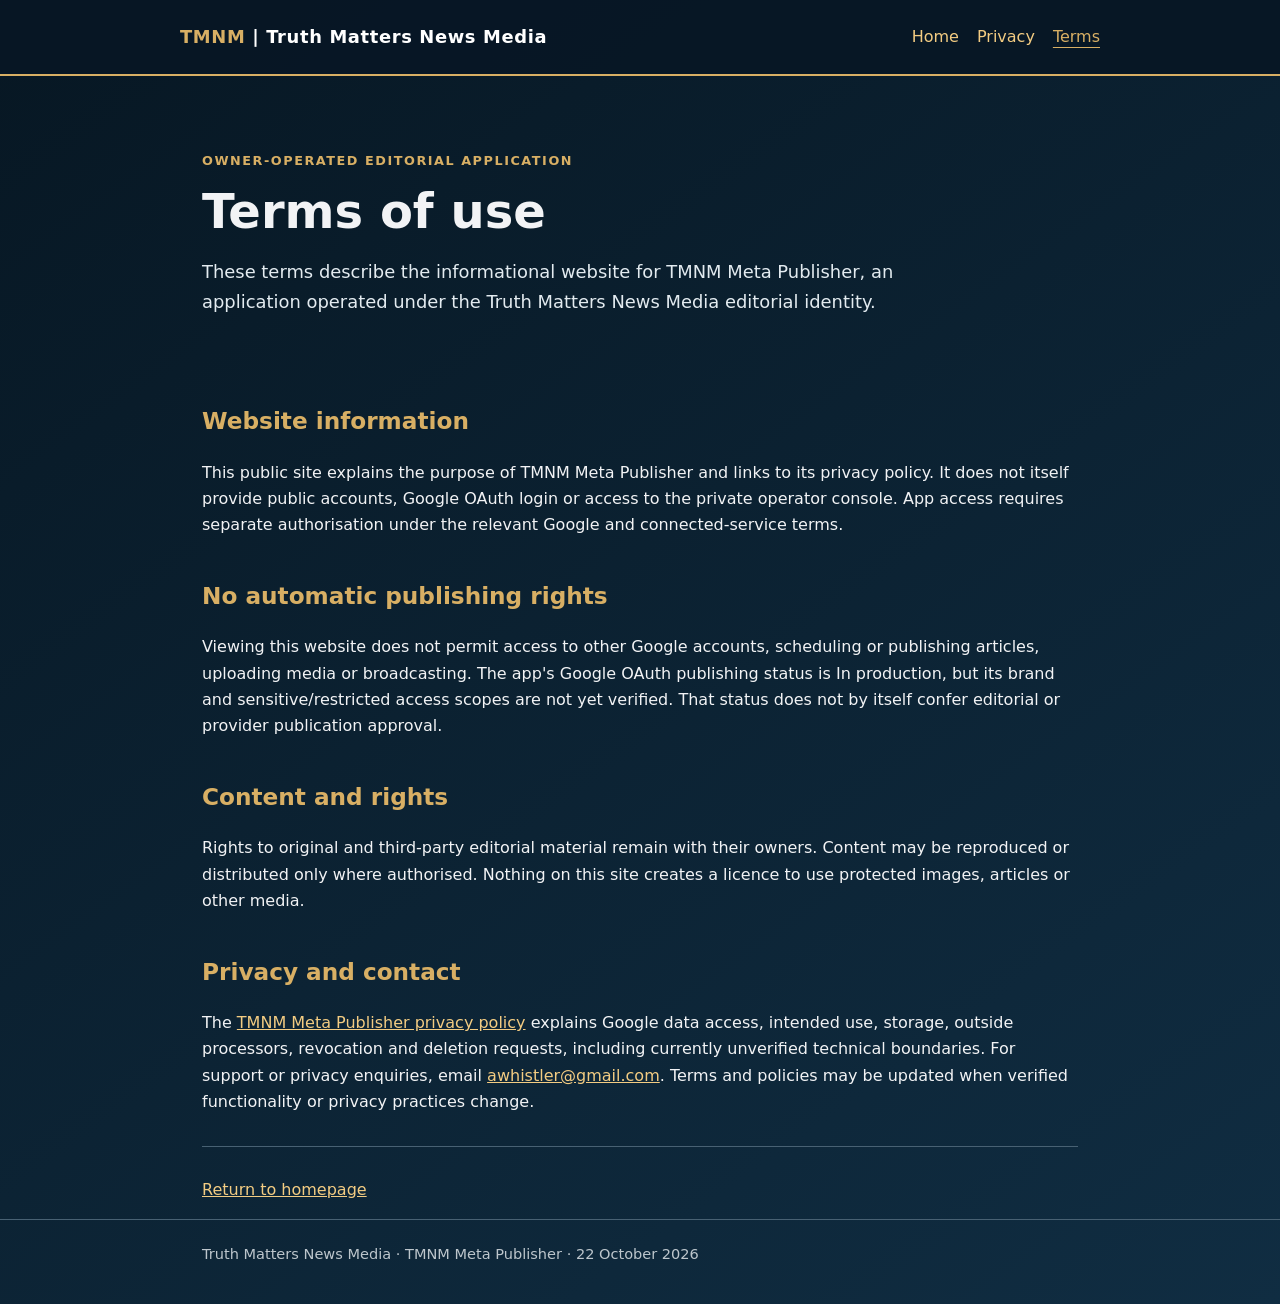
<file: oauth/terms.html>
<!doctype html>
<html lang="en-GB"><head><meta charset="utf-8"><meta name="viewport" content="width=device-width, initial-scale=1"><meta name="description" content="Terms for the TMNM Meta Publisher informational website."><title>Terms of use | TMNM Meta Publisher</title><link rel="stylesheet" href="assets/oauth.css"></head>
<body><header><div class="wrap top"><a class="brand" href="./"><span>TMNM</span> | Truth Matters News Media</a><nav aria-label="Primary"><a href="./">Home</a><a href="privacy.html">Privacy</a><a href="terms.html" aria-current="page">Terms</a></nav></div></header>
<main class="wrap"><section class="hero"><p class="eyebrow">Owner-operated editorial application</p><h1>Terms of use</h1><p class="lead">These terms describe the informational website for TMNM Meta Publisher, an application operated under the Truth Matters News Media editorial identity.</p></section>
<section><h2>Website information</h2><p>This public site explains the purpose of TMNM Meta Publisher and links to its privacy policy. It does not itself provide public accounts, Google OAuth login or access to the private operator console. App access requires separate authorisation under the relevant Google and connected-service terms.</p></section>
<section><h2>No automatic publishing rights</h2><p>Viewing this website does not permit access to other Google accounts, scheduling or publishing articles, uploading media or broadcasting. The app's Google OAuth publishing status is In production, but its brand and sensitive/restricted access scopes are not yet verified. That status does not by itself confer editorial or provider publication approval.</p></section>
<section><h2>Content and rights</h2><p>Rights to original and third-party editorial material remain with their owners. Content may be reproduced or distributed only where authorised. Nothing on this site creates a licence to use protected images, articles or other media.</p></section>
<section><h2>Privacy and contact</h2><p>The <a href="privacy.html">TMNM Meta Publisher privacy policy</a> explains Google data access, intended use, storage, outside processors, revocation and deletion requests, including currently unverified technical boundaries. For support or privacy enquiries, email <a href="mailto:awhistler@gmail.com">awhistler@gmail.com</a>. Terms and policies may be updated when verified functionality or privacy practices change.</p></section>
<hr class="separator"><p><a href="./">Return to homepage</a></p></main><footer><div class="wrap">Truth Matters News Media · TMNM Meta Publisher · 22 October 2026</div></footer></body></html>
</file>
<file: oauth/assets/oauth.css>
:root{color-scheme:dark;--navy:#081c2d;--navy2:#102d42;--gold:#d8af64;--text:#f2f3f5;--muted:#bdc6cc;--line:#486173;--bg:#071723}*{box-sizing:border-box}html{font-family:system-ui,-apple-system,"Segoe UI",sans-serif;scroll-behavior:smooth}body{margin:0;background:linear-gradient(145deg,var(--bg),var(--navy2));color:var(--text);line-height:1.65;min-height:100vh}a{color:#f3cc82}a:focus-visible{outline:3px solid var(--gold);outline-offset:4px}header{background:#071725e8;border-bottom:2px solid var(--gold)}.wrap{max-width:920px;margin:auto;padding:0 22px}.top{display:flex;justify-content:space-between;align-items:center;gap:18px;flex-wrap:wrap;padding:22px 0}.brand{font-size:1.12rem;font-weight:800;letter-spacing:.035em;color:white;text-decoration:none}.brand span{color:var(--gold)}nav{display:flex;gap:18px;flex-wrap:wrap}nav a{text-decoration:none}nav a[aria-current=page]{color:var(--gold);text-decoration:underline;text-underline-offset:5px}.hero{padding:62px 0 30px}h1{font-size:clamp(2rem,5vw,3rem);line-height:1.14;margin:12px 0 18px}h2{margin-top:38px;font-size:1.45rem;color:var(--gold)}h3{margin:24px 0 8px}.eyebrow{font-size:.8rem;letter-spacing:.12em;text-transform:uppercase;color:var(--gold);font-weight:750}.lead{max-width:760px;font-size:1.12rem;color:#e3ebf0}.note{border-left:4px solid var(--gold);padding:14px 18px;background:#183143;border-radius:0 6px 6px 0;margin:25px 0}.card{background:#102c3c;border:1px solid var(--line);padding:22px;border-radius:10px}.cards{display:grid;grid-template-columns:repeat(auto-fit,minmax(240px,1fr));gap:16px;margin:26px 0 32px}ul{padding-left:23px}li{margin:8px 0}main{padding-bottom:65px}footer{border-top:1px solid var(--line);padding:22px 0 38px;color:var(--muted);font-size:.91rem}small,.muted{color:var(--muted)}.button{display:inline-block;border:1px solid var(--gold);border-radius:6px;padding:10px 17px;text-decoration:none;font-weight:700;margin:8px 10px 8px 0}.button:hover{background:#233e52}.key{color:var(--gold);font-weight:750}.separator{border:0;border-top:1px solid var(--line);margin:30px 0}@media(max-width:560px){.top{align-items:flex-start}nav{gap:12px}.hero{padding-top:36px}}
</file>
<file: assets/oauth.css>
:root{color-scheme:dark;--navy:#081c2d;--navy2:#102d42;--gold:#d8af64;--text:#f2f3f5;--muted:#bdc6cc;--line:#486173;--bg:#071723}*{box-sizing:border-box}html{font-family:system-ui,-apple-system,"Segoe UI",sans-serif;scroll-behavior:smooth}body{margin:0;background:linear-gradient(145deg,var(--bg),var(--navy2));color:var(--text);line-height:1.65;min-height:100vh}a{color:#f3cc82}a:focus-visible{outline:3px solid var(--gold);outline-offset:4px}header{background:#071725e8;border-bottom:2px solid var(--gold)}.wrap{max-width:920px;margin:auto;padding:0 22px}.top{display:flex;justify-content:space-between;align-items:center;gap:18px;flex-wrap:wrap;padding:22px 0}.brand{font-size:1.12rem;font-weight:800;letter-spacing:.035em;color:white;text-decoration:none}.brand span{color:var(--gold)}nav{display:flex;gap:18px;flex-wrap:wrap}nav a{text-decoration:none}nav a[aria-current=page]{color:var(--gold);text-decoration:underline;text-underline-offset:5px}.hero{padding:62px 0 30px}h1{font-size:clamp(2rem,5vw,3rem);line-height:1.14;margin:12px 0 18px}h2{margin-top:38px;font-size:1.45rem;color:var(--gold)}h3{margin:24px 0 8px}.eyebrow{font-size:.8rem;letter-spacing:.12em;text-transform:uppercase;color:var(--gold);font-weight:750}.lead{max-width:760px;font-size:1.12rem;color:#e3ebf0}.note{border-left:4px solid var(--gold);padding:14px 18px;background:#183143;border-radius:0 6px 6px 0;margin:25px 0}.card{background:#102c3c;border:1px solid var(--line);padding:22px;border-radius:10px}.cards{display:grid;grid-template-columns:repeat(auto-fit,minmax(240px,1fr));gap:16px;margin:26px 0 32px}ul{padding-left:23px}li{margin:8px 0}main{padding-bottom:65px}footer{border-top:1px solid var(--line);padding:22px 0 38px;color:var(--muted);font-size:.91rem}small,.muted{color:var(--muted)}.button{display:inline-block;border:1px solid var(--gold);border-radius:6px;padding:10px 17px;text-decoration:none;font-weight:700;margin:8px 10px 8px 0}.button:hover{background:#233e52}.key{color:var(--gold);font-weight:750}.separator{border:0;border-top:1px solid var(--line);margin:30px 0}@media(max-width:560px){.top{align-items:flex-start}nav{gap:12px}.hero{padding-top:36px}}
</file>
